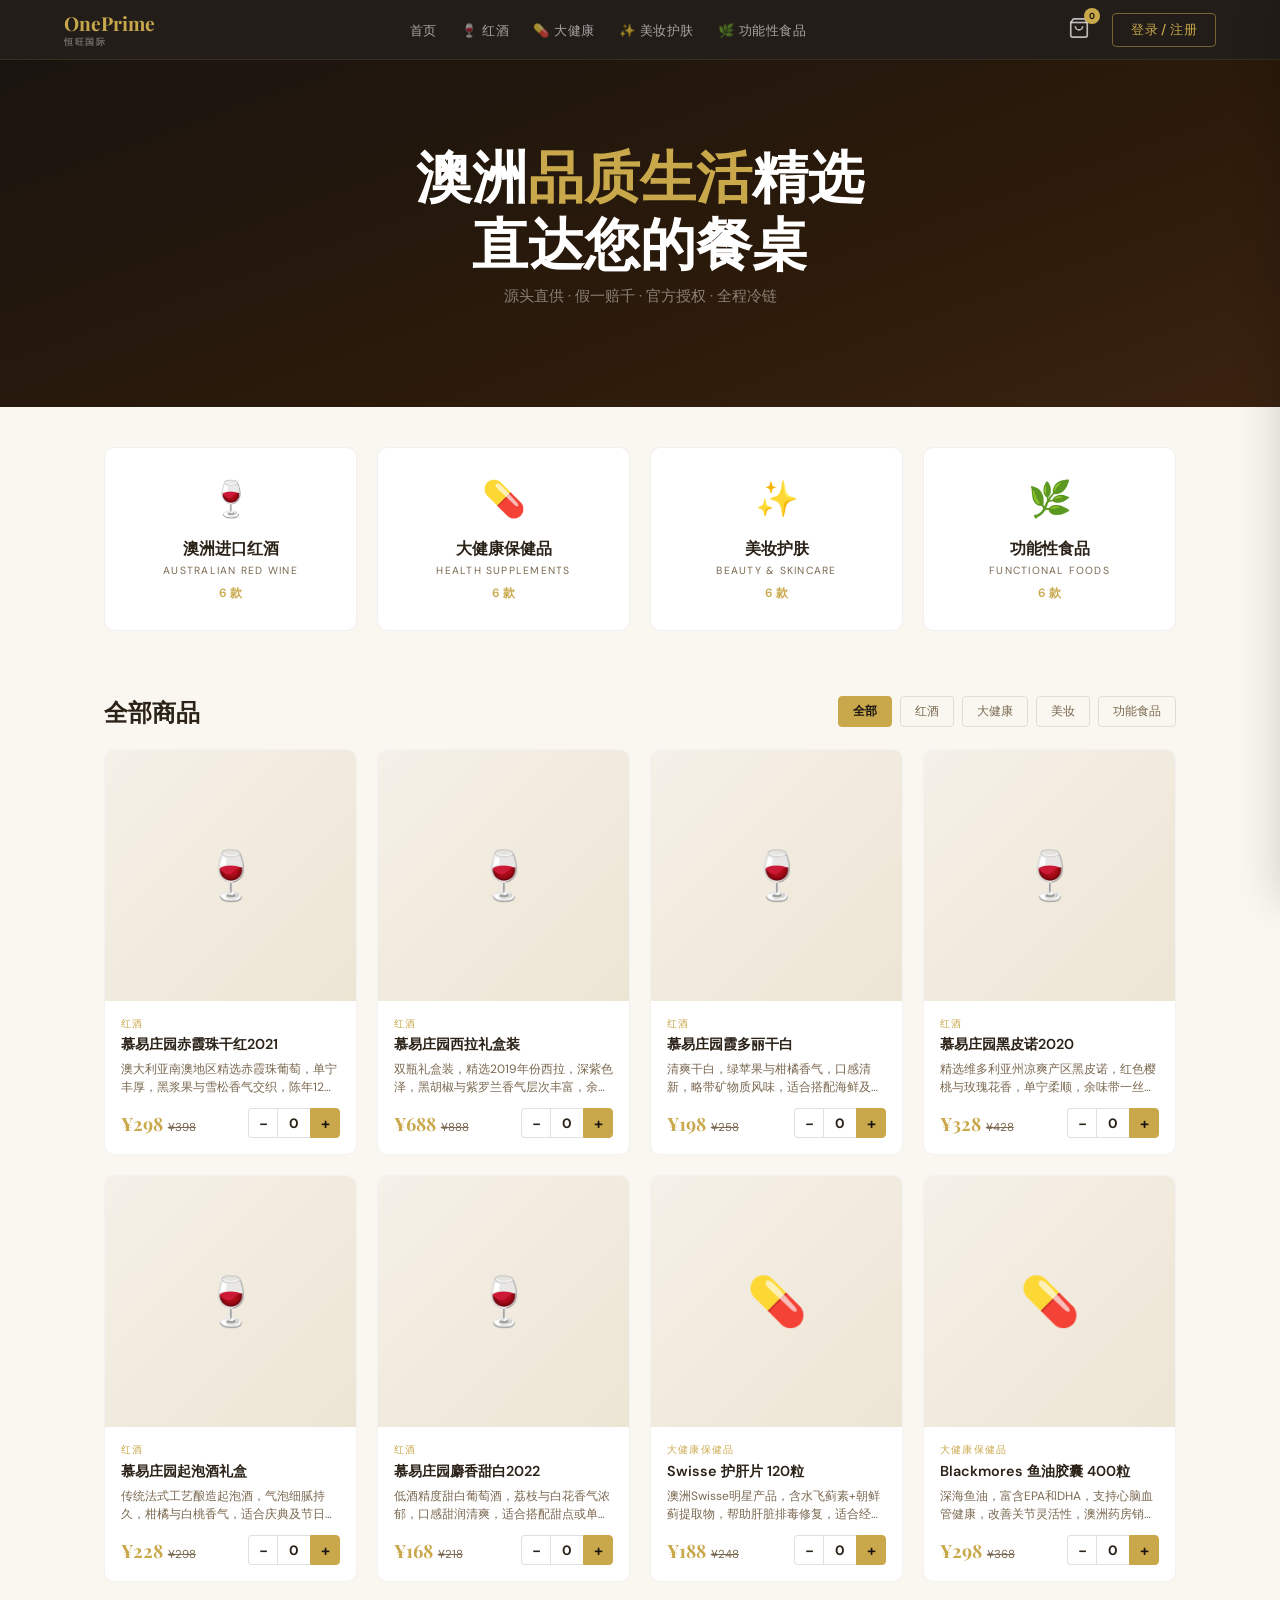
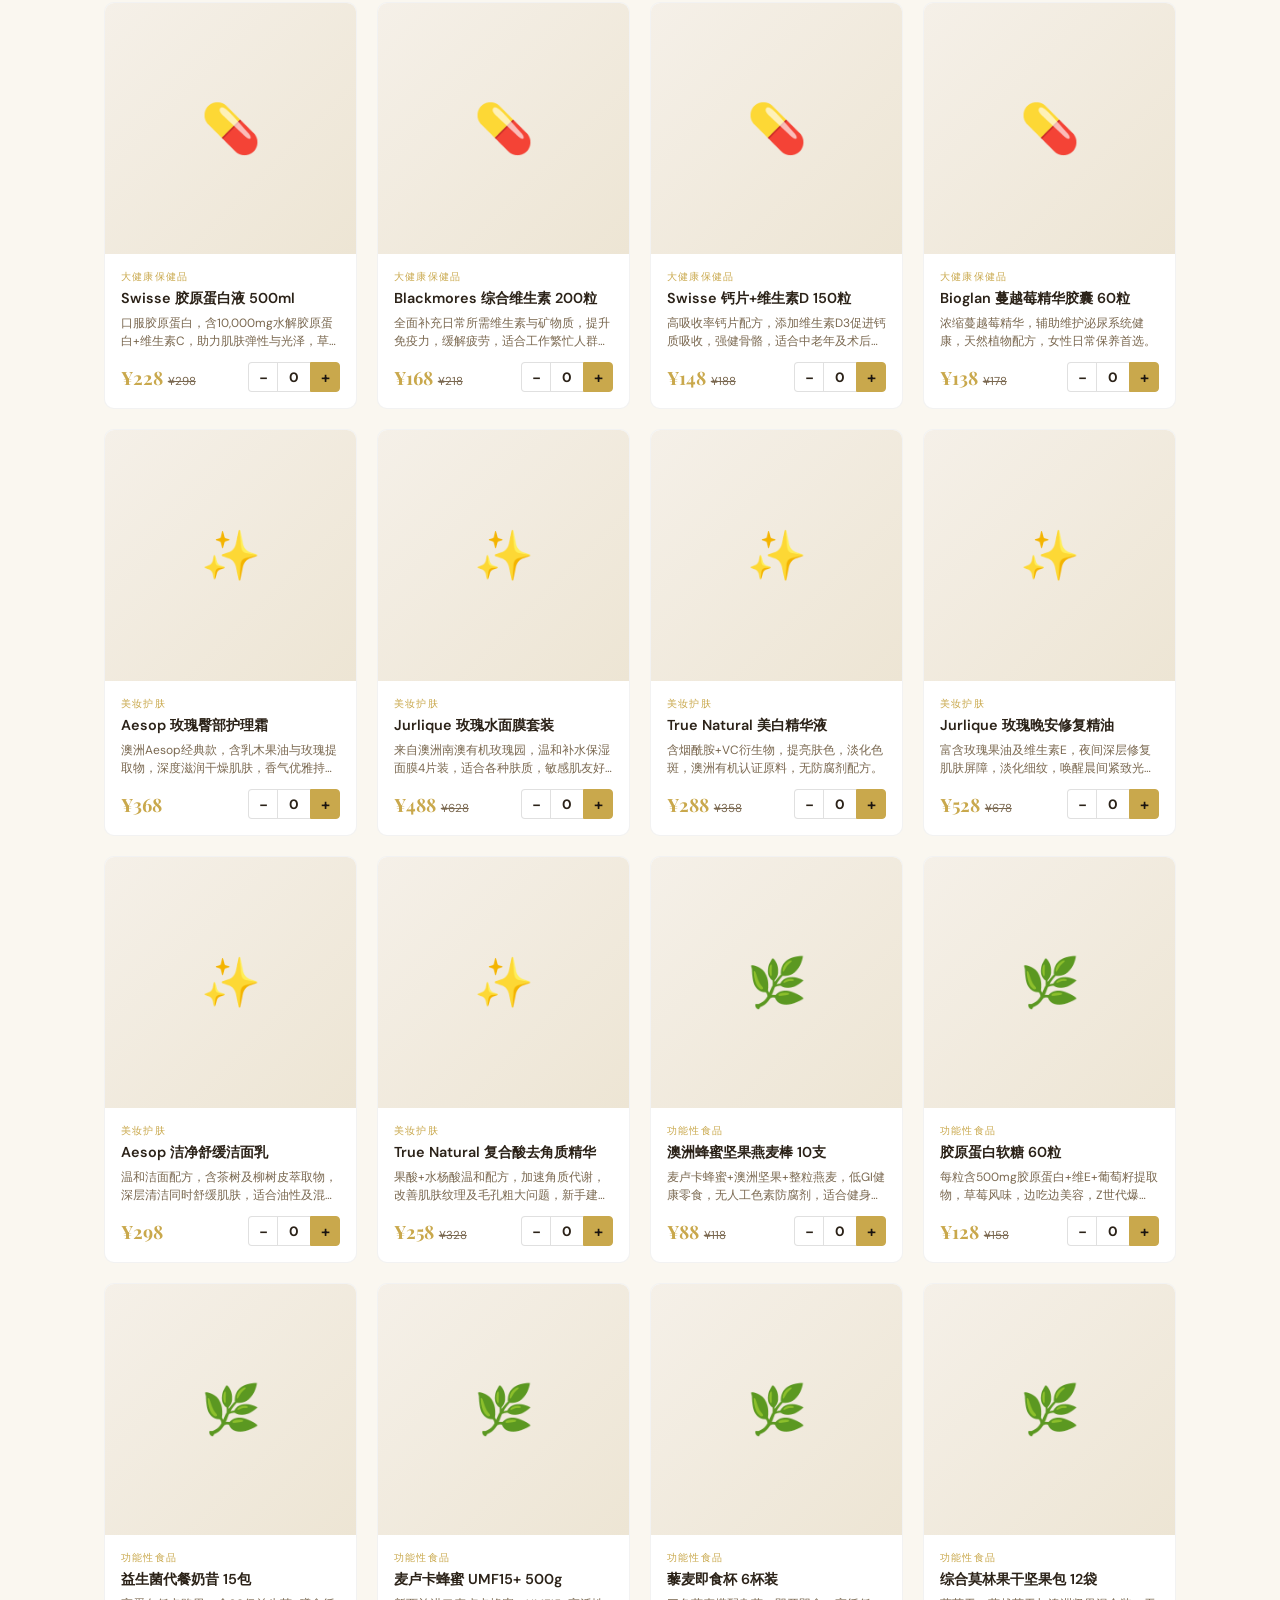
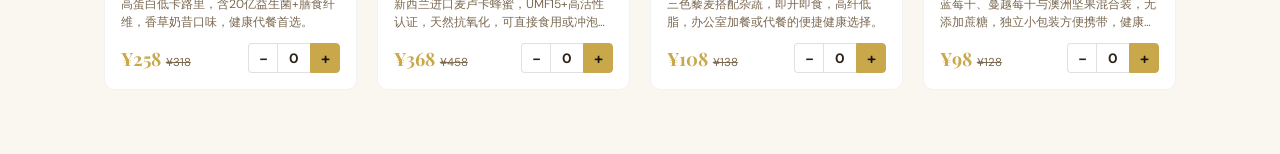
<file: index.html>
<!DOCTYPE html>
<html lang="zh-CN">
<head>
  <meta charset="UTF-8">
  <meta name="viewport" content="width=device-width, initial-scale=1.0, maximum-scale=1.0">
  <title>OnePrime 恒旺国际 · 品质生活商城</title>
  <link href="https://fonts.googleapis.com/css2?family=Playfair+Display:wght@400;600;700&family=DM+Sans:wght@300;400;500;600&family=Noto+Serif+SC:wght@400;600&display=swap" rel="stylesheet">
  <link rel="stylesheet" href="css/style.css">
</head>
<body>

  <!-- TOAST -->
  <div class="toast" id="toast"></div>

  <!-- ===== AUTH MODAL ===== -->
  <div class="screen" id="authScreen" style="position:fixed;inset:0;z-index:500;background:rgba(10,6,4,0.88);backdrop-filter:blur(8px);display:none;align-items:center;justify-content:center;padding:1rem;min-height:0;">
    <div class="auth-box" style="position:relative;">
      <button class="auth-modal-close" onclick="closeAuthModal()">✕</button>
      <div class="auth-logo">OnePrime</div>
      <div class="auth-logo-sub">恒旺国际 · 品质生活商城</div>
      <div id="authLogin">
        <div class="auth-title">Welcome back</div>
        <div class="auth-sub">登录您的账户继续购物</div>
        <button class="social-btn" onclick="socialLogin('Google')">
          <svg width="18" height="18" viewBox="0 0 18 18"><path fill="#4285F4" d="M17.64 9.2c0-.637-.057-1.251-.164-1.84H9v3.481h4.844c-.209 1.125-.843 2.078-1.796 2.717v2.258h2.908c1.702-1.567 2.684-3.874 2.684-6.615z"/><path fill="#34A853" d="M9 18c2.43 0 4.467-.806 5.956-2.184l-2.908-2.258c-.806.54-1.837.859-3.048.859-2.344 0-4.328-1.584-5.036-3.711H.957v2.332A8.997 8.997 0 009 18z"/><path fill="#FBBC05" d="M3.964 10.706A5.41 5.41 0 013.682 9c0-.593.102-1.17.282-1.706V4.962H.957A8.996 8.996 0 000 9c0 1.452.348 2.827.957 4.038l3.007-2.332z"/><path fill="#EA4335" d="M9 3.58c1.321 0 2.508.454 3.44 1.345l2.582-2.58C13.463.891 11.426 0 9 0A8.997 8.997 0 00.957 4.962L3.964 6.294C4.672 4.167 6.656 3.58 9 3.58z"/></svg>
          Continue with Google
        </button>
        <button class="social-btn" onclick="socialLogin('Apple')">
          <svg width="18" height="18" viewBox="0 0 18 18" fill="white"><path d="M14.048 9.368c-.02-1.98 1.622-2.944 1.694-2.99-.924-1.35-2.36-1.535-2.87-1.552-1.22-.124-2.384.72-3.002.72-.618 0-1.573-.704-2.587-.684-1.327.02-2.558.773-3.24 1.96-1.387 2.4-.354 5.962 1 7.908.667.956 1.462 2.032 2.503 1.994 1.007-.04 1.386-.648 2.603-.648 1.217 0 1.558.648 2.616.628 1.083-.02 1.766-.977 2.428-1.937.768-1.107 1.082-2.19 1.1-2.244-.024-.01-2.1-.806-2.123-3.155zm-1.99-5.797c.553-.67.927-1.596.824-2.521-.796.033-1.76.53-2.33 1.199-.51.59-.959 1.53-.84 2.435.89.069 1.793-.453 2.346-1.113z"/></svg>
          Continue with Apple
        </button>
        <button class="social-btn" onclick="socialLogin('Facebook')">
          <svg width="18" height="18" viewBox="0 0 18 18"><path fill="#1877F2" d="M18 9a9 9 0 10-10.406 8.892V11.62H5.31V9h2.284V7.01c0-2.254 1.343-3.5 3.397-3.5.984 0 2.013.176 2.013.176V5.9h-1.134c-1.117 0-1.466.693-1.466 1.404V9h2.495l-.399 2.62H10.4v6.272A9.003 9.003 0 0018 9z"/></svg>
          Continue with Facebook
        </button>
        <div class="auth-divider">或使用邮箱</div>
        <input class="auth-input" type="email" id="loginEmail" placeholder="邮箱地址" />
        <input class="auth-input" type="password" id="loginPwd" placeholder="密码" />
        <button class="auth-btn" onclick="emailLogin()">登录</button>
        <div class="auth-toggle">还没有账户？<a onclick="switchAuthMode('register')">立即注册</a></div>
      </div>
      <div id="authRegister" class="hidden">
        <div class="auth-title">创建账户</div>
        <div class="auth-sub">注册获得专属会员权益</div>
        <input class="auth-input" type="text" id="regName" placeholder="姓名" />
        <input class="auth-input" type="email" id="regEmail" placeholder="邮箱地址" />
        <input class="auth-input" type="password" id="regPwd" placeholder="密码（至少6位）" />
        <button class="auth-btn" onclick="emailRegister()">注册</button>
        <div class="auth-toggle">已有账户？<a onclick="switchAuthMode('login')">返回登录</a></div>
      </div>
      <div class="auth-admin-link" onclick="adminLogin()">⚙ 管理员后台入口</div>
    </div>
  </div>

  <!-- ===== SHOP SCREEN ===== -->
  <div class="screen active" id="shopScreen">
    <!-- Header -->
    <header class="shop-header">
      <a class="sh-logo" onclick="showPage('home')">OnePrime<span>恒旺国际</span></a>
      <ul class="sh-nav">
        <li><a onclick="showPage('home')" data-page="home">首页</a></li>
        <li><a onclick="showCategory('wine')" data-page="wine">🍷 红酒</a></li>
        <li><a onclick="showCategory('health')" data-page="health">💊 大健康</a></li>
        <li><a onclick="showCategory('beauty')" data-page="beauty">✨ 美妆护肤</a></li>
        <li><a onclick="showCategory('food')" data-page="food">🌿 功能性食品</a></li>
      </ul>
      <div class="sh-right">
        <button class="cart-btn" onclick="toggleCart()">
          <svg width="22" height="22" fill="none" stroke="currentColor" stroke-width="1.8" viewBox="0 0 24 24"><path d="M6 2L3 6v14a2 2 0 002 2h14a2 2 0 002-2V6l-3-4z"/><line x1="3" y1="6" x2="21" y2="6"/><path d="M16 10a4 4 0 01-8 0"/></svg>
          <span class="cart-count" id="cartCount">0</span>
        </button>
        <div id="headerGuest">
          <button class="nav-login-btn" onclick="openAuthModal()">登录 / 注册</button>
        </div>
        <div id="headerUser" style="display:none;position:relative;">
          <div class="sh-user" onclick="toggleUserDropdown()">
            <div class="sh-avatar" id="userAvatar">U</div>
            <span id="userNameDisplay" style="color:rgba(255,255,255,0.6);font-size:.78rem;"></span>
            <span style="color:rgba(255,255,255,0.3);font-size:.65rem;margin-left:.2rem;">▾</span>
          </div>
          <div id="userDropdown" style="display:none;position:absolute;top:calc(100% + 8px);right:0;background:var(--deep);border:1px solid rgba(201,168,76,0.2);border-radius:8px;min-width:140px;overflow:hidden;z-index:100;">
            <div style="padding:.6rem 1rem;font-size:.78rem;color:rgba(255,255,255,0.35);border-bottom:1px solid rgba(255,255,255,0.06);" id="dropUserEmail"></div>
            <button onclick="logout()" style="width:100%;text-align:left;padding:.7rem 1rem;background:none;border:none;color:rgba(255,255,255,0.6);font-size:.82rem;cursor:pointer;" onmouseover="this.style.color='var(--gold)'" onmouseout="this.style.color='rgba(255,255,255,0.6)'">退出登录</button>
          </div>
        </div>
        <button class="ham-btn" onclick="toggleMobileNav()"><span></span><span></span><span></span></button>
      </div>
    </header>

    <!-- Mobile Nav -->
    <div class="mobile-nav" id="mobileNav">
      <button class="mobile-nav-close" onclick="toggleMobileNav()">✕</button>
      <a onclick="showPage('home');toggleMobileNav()">首页</a>
      <a onclick="showCategory('wine');toggleMobileNav()">🍷 红酒</a>
      <a onclick="showCategory('health');toggleMobileNav()">💊 大健康</a>
      <a onclick="showCategory('beauty');toggleMobileNav()">✨ 美妆护肤</a>
      <a onclick="showCategory('food');toggleMobileNav()">🌿 功能性食品</a>
      <a onclick="toggleCart();toggleMobileNav()" style="color:var(--gold);">🛒 购物车</a>
      <a id="mobileLoginLink" onclick="openAuthModal();toggleMobileNav()" style="color:rgba(255,255,255,0.5);font-size:.9rem;">登录 / 注册</a>
      <a id="mobileLogoutLink" onclick="logout();toggleMobileNav()" style="display:none;color:rgba(255,255,255,0.4);font-size:.85rem;">退出登录</a>
    </div>

    <!-- HOME PAGE -->
    <div id="page-home">
      <div class="shop-hero">
        <h1>澳洲<em>品质生活</em>精选<br>直达您的餐桌</h1>
        <p>源头直供 · 假一赔千 · 官方授权 · 全程冷链</p>
      </div>
      <div class="category-strip">
        <div class="cat-card" onclick="showCategory('wine')">
          <div class="cat-icon">🍷</div>
          <div class="cat-name">澳洲进口红酒</div>
          <div class="cat-en">AUSTRALIAN RED WINE</div>
          <div class="cat-count" id="cat-count-wine">— 款</div>
        </div>
        <div class="cat-card" onclick="showCategory('health')">
          <div class="cat-icon">💊</div>
          <div class="cat-name">大健康保健品</div>
          <div class="cat-en">HEALTH SUPPLEMENTS</div>
          <div class="cat-count" id="cat-count-health">— 款</div>
        </div>
        <div class="cat-card" onclick="showCategory('beauty')">
          <div class="cat-icon">✨</div>
          <div class="cat-name">美妆护肤</div>
          <div class="cat-en">BEAUTY & SKINCARE</div>
          <div class="cat-count" id="cat-count-beauty">— 款</div>
        </div>
        <div class="cat-card" onclick="showCategory('food')">
          <div class="cat-icon">🌿</div>
          <div class="cat-name">功能性食品</div>
          <div class="cat-en">FUNCTIONAL FOODS</div>
          <div class="cat-count" id="cat-count-food">— 款</div>
        </div>
      </div>
      <div class="products-section">
        <div class="products-header">
          <h2 class="products-title">全部商品</h2>
          <div class="filter-bar" id="homeFilter">
            <button class="filter-btn active" onclick="filterHome('all',this)">全部</button>
            <button class="filter-btn" onclick="filterHome('wine',this)">红酒</button>
            <button class="filter-btn" onclick="filterHome('health',this)">大健康</button>
            <button class="filter-btn" onclick="filterHome('beauty',this)">美妆</button>
            <button class="filter-btn" onclick="filterHome('food',this)">功能食品</button>
          </div>
        </div>
        <div class="product-grid" id="homeProductGrid"></div>
      </div>
    </div>

    <!-- CATEGORY PAGE -->
    <div id="page-category" class="hidden">
      <div class="shop-hero" id="catHero" style="padding:50px 5vw 40px;">
        <div style="font-size:.65rem;letter-spacing:.25em;color:var(--gold);margin-bottom:.75rem;" id="catLabel"></div>
        <h1 id="catTitle" style="font-size:clamp(1.5rem,4vw,2.5rem);"></h1>
        <p id="catSub"></p>
      </div>
      <div class="products-section">
        <div class="products-header">
          <h2 class="products-title" id="catProductTitle"></h2>
          <div style="display:flex;gap:.5rem;align-items:center;">
            <select class="filter-select" id="catSort" onchange="sortProducts()">
              <option value="default">默认排序</option>
              <option value="price-asc">价格从低到高</option>
              <option value="price-desc">价格从高到低</option>
            </select>
          </div>
        </div>
        <div class="product-grid" id="catProductGrid"></div>
      </div>
    </div>

    <!-- CHECKOUT PAGE -->
    <div id="page-checkout" class="hidden">
      <div class="checkout-wrap">
        <div class="checkout-title">结算 · Checkout</div>
        <div class="checkout-grid">
          <div>
            <div class="checkout-section">
              <div class="cs-title">收货信息</div>
              <div class="form-row">
                <div class="form-group"><label class="form-label">姓名</label><input class="form-input" placeholder="收件人姓名" id="ck-name"/></div>
                <div class="form-group"><label class="form-label">手机</label><input class="form-input" placeholder="手机号码" id="ck-phone"/></div>
              </div>
              <div class="form-row full">
                <div class="form-group"><label class="form-label">省市区</label><input class="form-input" placeholder="例：广东省深圳市南山区" id="ck-city"/></div>
              </div>
              <div class="form-row full">
                <div class="form-group"><label class="form-label">详细地址</label><input class="form-input" placeholder="街道、小区、门牌号" id="ck-addr"/></div>
              </div>
            </div>
            <div class="checkout-section">
              <div class="cs-title">支付方式</div>
              <div style="display:flex;flex-direction:column;gap:.6rem;">
                <label style="display:flex;align-items:center;gap:.75rem;padding:.9rem;border:1px solid var(--gold);border-radius:6px;cursor:pointer;font-size:.85rem;">
                  <input type="radio" name="pay" value="wechat" checked> <span>💚 微信支付</span>
                </label>
                <label style="display:flex;align-items:center;gap:.75rem;padding:.9rem;border:1px solid rgba(0,0,0,.1);border-radius:6px;cursor:pointer;font-size:.85rem;">
                  <input type="radio" name="pay" value="alipay"> <span>🔵 支付宝</span>
                </label>
                <label style="display:flex;align-items:center;gap:.75rem;padding:.9rem;border:1px solid rgba(0,0,0,.1);border-radius:6px;cursor:pointer;font-size:.85rem;">
                  <input type="radio" name="pay" value="bank"> <span>🏦 银行卡</span>
                </label>
              </div>
            </div>
          </div>
          <div class="order-summary-box">
            <div class="os-title">订单汇总</div>
            <div class="os-items" id="ckItems"></div>
            <hr class="os-divider">
            <div class="os-total"><span class="os-total-label">合计</span><span class="os-total-price" id="ckTotal">¥0</span></div>
            <button class="place-order-btn" onclick="placeOrder()">立即下单</button>
            <div class="security-note">🔒 安全支付 · 7天无理由退换 · 全程溯源可查</div>
          </div>
        </div>
      </div>
    </div>

  </div><!-- /shopScreen -->

  <!-- ===== CART DRAWER ===== -->
  <div class="cart-overlay" id="cartOverlay" onclick="toggleCart()"></div>
  <div class="cart-drawer" id="cartDrawer">
    <div class="cart-head">
      <h3>购物车</h3>
      <button class="cart-close" onclick="toggleCart()">✕</button>
    </div>
    <div class="cart-items" id="cartItems"></div>
    <div class="cart-foot" id="cartFoot"></div>
  </div>

  <!-- PRODUCT MODAL -->
  <div class="modal-overlay" id="prodModal" onclick="closeProdModal(event)">
    <div class="modal-box" id="prodModalBox">
      <button class="modal-close" onclick="closeProdModalDirect()">✕</button>
      <div id="modalContent"></div>
    </div>
  </div>

  <script src="js/script.js"></script>
</body>
</html>
</file>
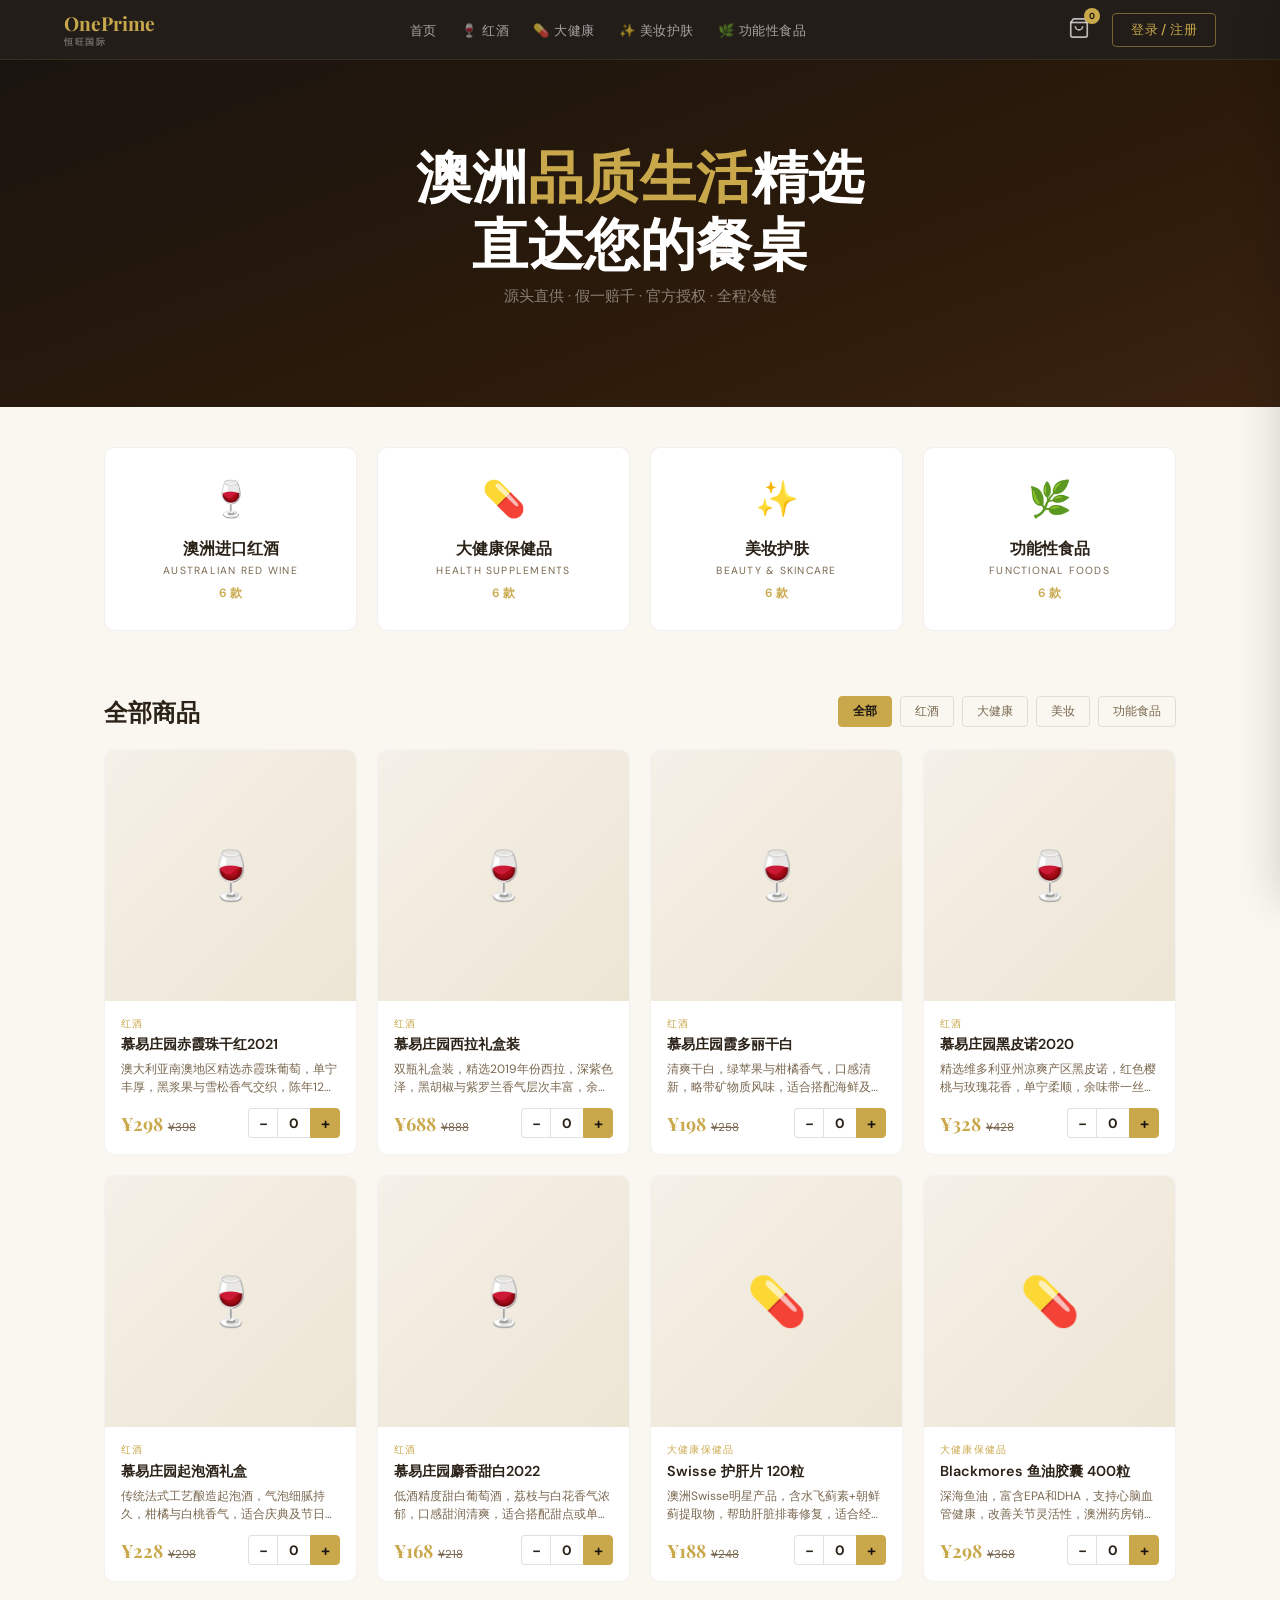
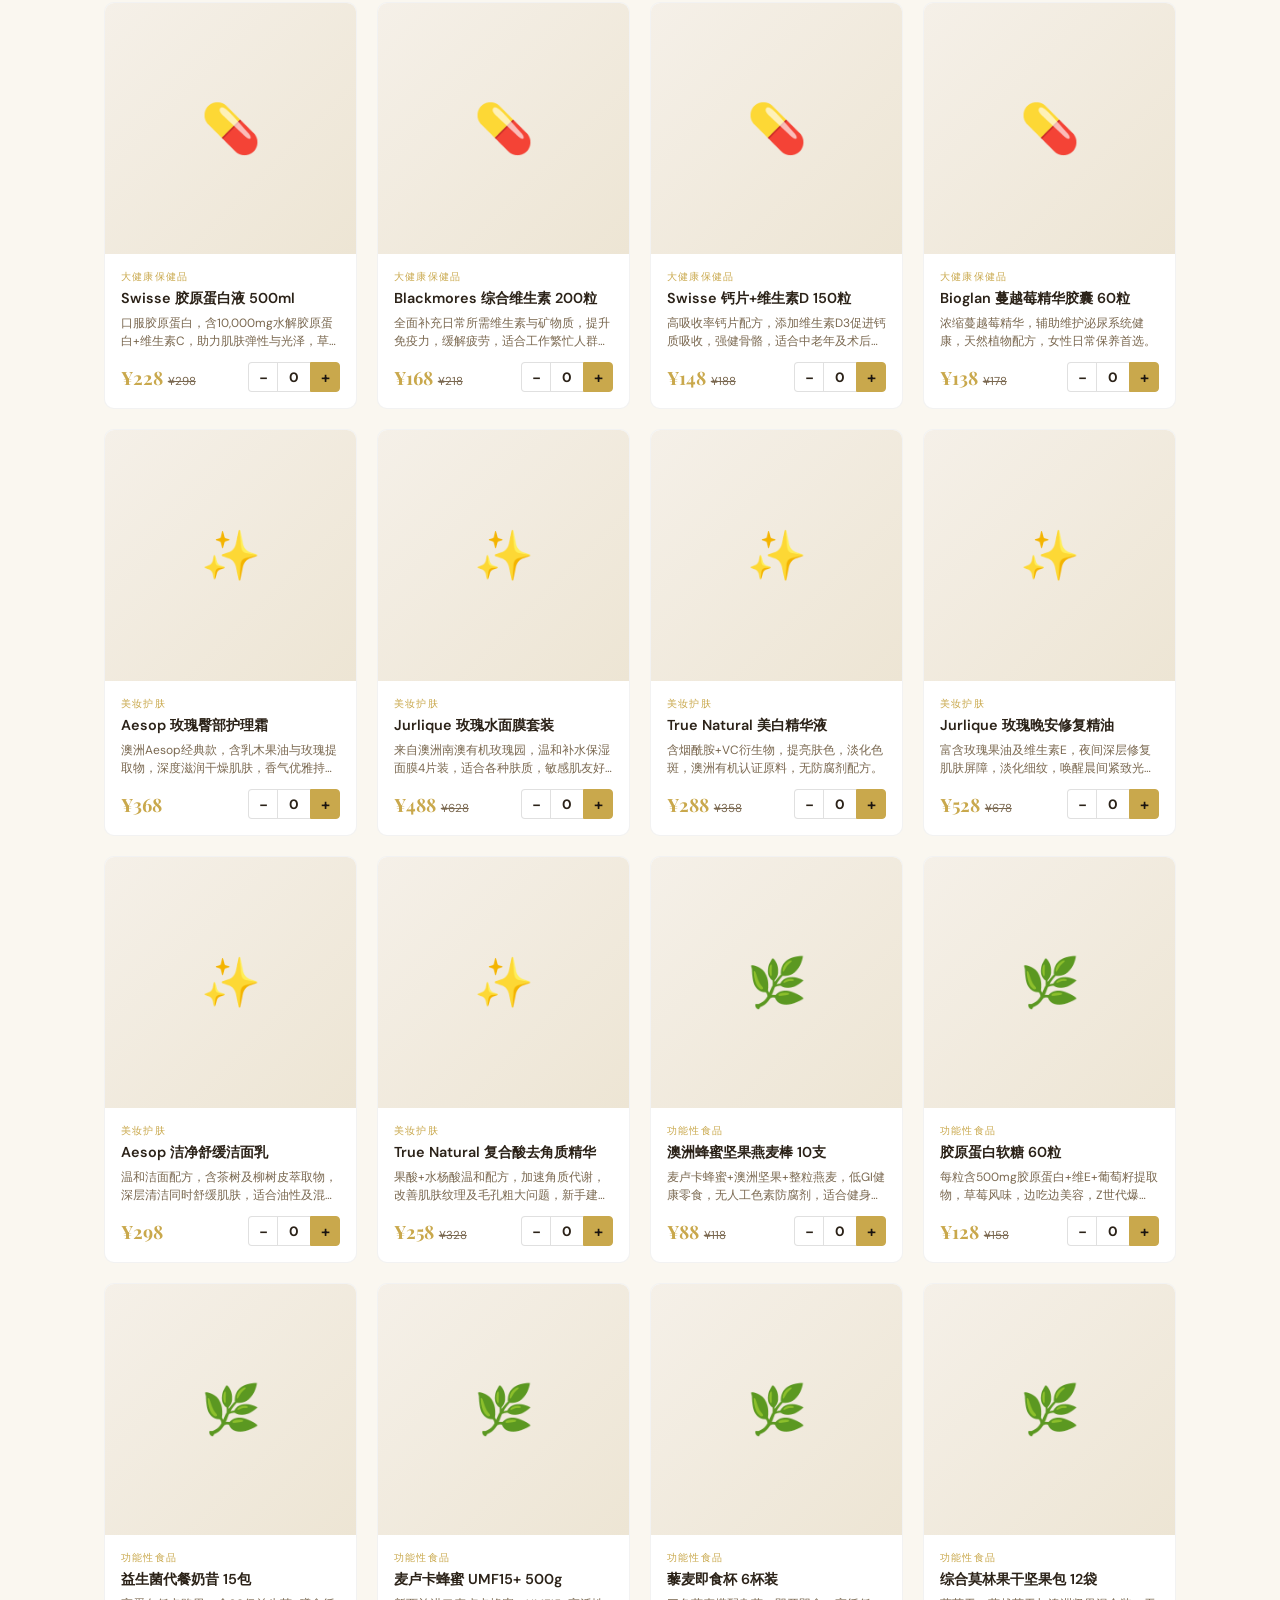
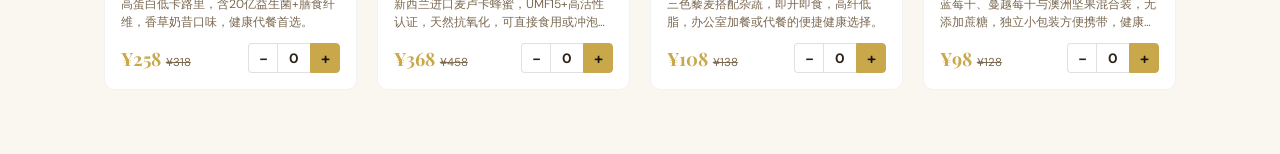
<file: admin.html>
<!DOCTYPE html>
<script>
// Simple password protection
// NOTE: this runs before <body> exists. Earlier versions tried
// document.body.innerHTML (threw "Cannot set properties of null" since
// body didn't exist yet) and later document.write() (which didn't reliably
// stop the rest of this file's markup from still being parsed and shown
// underneath the message in all cases). A hard redirect is the only
// approach that reliably prevents the protected page content from ever
// rendering, regardless of browser parsing quirks.
var ADMIN_PASSWORD = 'admin123'; // Change this!
var entered = prompt('请输入管理员密码:');
if (entered !== ADMIN_PASSWORD) {
  alert('⛔ 访问被拒绝 / Access denied');
  window.location.href = 'index.html';
  throw new Error('Access Denied');
}
</script>
<html lang="zh-CN">
<head>
  <meta charset="UTF-8">
  <meta name="viewport" content="width=device-width, initial-scale=1.0">
  <title>OnePrime · 管理后台</title>
  <link rel="icon" type="image/x-icon" href="img/favicon.ico">
  <link rel="icon" type="image/png" sizes="16x16" href="img/icon-16.png">
  <link rel="icon" type="image/png" sizes="32x32" href="img/icon-32.png">
  <link rel="icon" type="image/png" sizes="192x192" href="img/icon-192.png">
  <link rel="apple-touch-icon" sizes="180x180" href="img/icon-180.png">
  <link href="https://fonts.googleapis.com/css2?family=Playfair+Display:wght@400;600;700&family=DM+Sans:wght@300;400;500;600&display=swap" rel="stylesheet">
  <link rel="stylesheet" href="css/style.css">
  <style>
    /* Admin-specific overrides */
    body{background:#F0EDE8;}
    #adminScreen{display:flex!important;min-height:100vh;}
    .admin-sidebar{width:260px;background:#1A1410;flex-shrink:0;display:flex;flex-direction:column;position:fixed;top:0;bottom:0;left:0;z-index:10;}
    .admin-logo{padding:1.5rem;border-bottom:1px solid rgba(201,168,76,0.1);}
    .admin-logo-text{font-family:'Playfair Display',serif;font-size:1.1rem;font-weight:700;color:#C9A84C;}
    .admin-logo-sub{font-size:.6rem;letter-spacing:.15em;color:rgba(255,255,255,0.25);margin-top:2px;}
    .admin-nav{flex:1;padding:1rem 0;}
    .admin-nav-item{display:flex;align-items:center;gap:.75rem;padding:.75rem 1.5rem;color:rgba(255,255,255,0.5);font-size:.83rem;cursor:pointer;transition:all .2s;border-left:3px solid transparent;}
    .admin-nav-item:hover{background:rgba(255,255,255,0.04);color:rgba(255,255,255,0.8);}
    .admin-nav-item.active{background:rgba(201,168,76,0.08);color:#C9A84C;border-left-color:#C9A84C;}
    .admin-nav-icon{font-size:1rem;width:20px;text-align:center;}
    .admin-footer{padding:1rem 1.5rem;border-top:1px solid rgba(255,255,255,0.05);}
    .admin-logout{background:none;border:1px solid rgba(255,255,255,0.1);color:rgba(255,255,255,0.4);padding:8px 16px;border-radius:4px;font-size:.78rem;width:100%;cursor:pointer;transition:all .2s;}
    .admin-logout:hover{border-color:#C0392B;color:#C0392B;}
    .admin-main{margin-left:260px;flex:1;padding:2rem;min-width:0;}
    .admin-topbar{display:flex;align-items:center;justify-content:space-between;margin-bottom:2rem;}
    .admin-page-title{font-family:'Playfair Display',serif;font-size:1.5rem;font-weight:600;}
    .sh-avatar{width:30px;height:30px;border-radius:50%;background:#C9A84C;display:flex;align-items:center;justify-content:center;font-size:.7rem;font-weight:700;color:#1A1410;}
    .admin-panel{display:none;}
    .admin-panel.active{display:block;}
    .stats-grid{display:grid;grid-template-columns:repeat(4,1fr);gap:1.25rem;margin-bottom:2rem;}
    .stat-card{background:#FFFFFF;border-radius:10px;padding:1.5rem;border:1px solid rgba(0,0,0,.05);}
    .stat-card-link{cursor:pointer;transition:all .2s;}
    .stat-card-link:hover{transform:translateY(-2px);box-shadow:0 8px 24px rgba(0,0,0,.08);border-color:rgba(201,168,76,0.3);}
    .stat-card-link:active{transform:translateY(0);}
    .stat-label{font-size:.72rem;letter-spacing:.08em;color:#7A6850;margin-bottom:.5rem;}
    .stat-value{font-family:'Playfair Display',serif;font-size:1.75rem;font-weight:700;}
    .stat-change{font-size:.72rem;margin-top:.3rem;}
    .stat-change.up{color:#2D8C5F;}
    .stat-change.down{color:#C0392B;}
    .admin-card{background:#FFFFFF;border-radius:10px;border:1px solid rgba(0,0,0,.05);overflow:hidden;}
    .admin-card-header{display:flex;align-items:center;justify-content:space-between;padding:1.25rem 1.5rem;border-bottom:1px solid rgba(0,0,0,.06);}
    .admin-card-title{font-weight:700;font-size:.95rem;}
    .admin-btn{padding:8px 18px;border-radius:4px;font-size:.8rem;font-weight:600;cursor:pointer;transition:all .2s;border:none;}
    .admin-btn-gold{background:#C9A84C;color:#1A1410;}
    .admin-btn-gold:hover{background:#E8C97A;}
    .admin-btn-outline{background:transparent;border:1px solid rgba(0,0,0,.15);color:#2B2218;}
    .admin-btn-outline:hover{background:rgba(0,0,0,.04);}
    .admin-search{display:flex;align-items:center;gap:.75rem;}
    .admin-search input{padding:8px 14px;border:1px solid rgba(0,0,0,.1);border-radius:4px;font-size:.82rem;width:200px;}
    .admin-search input:focus{outline:none;border-color:#C9A84C;}
    .filter-select{padding:8px 12px;border:1px solid rgba(0,0,0,.1);border-radius:4px;font-size:.82rem;background:#FFFFFF;}
    .filter-select:focus{outline:none;border-color:#C9A84C;}
    table{width:100%;border-collapse:collapse;}
    th{text-align:left;font-size:.7rem;letter-spacing:.08em;color:#7A6850;padding:.75rem 1.25rem;border-bottom:1px solid rgba(0,0,0,.06);font-weight:600;}
    td{padding:.9rem 1.25rem;font-size:.83rem;border-bottom:1px solid rgba(0,0,0,.04);vertical-align:middle;}
    tr:last-child td{border-bottom:none;}
    tr:hover td{background:rgba(0,0,0,.01);}
    .td-img{width:44px;height:44px;object-fit:cover;border-radius:6px;background:#FAF7F0;}
    .td-img-ph{width:44px;height:44px;border-radius:6px;background:linear-gradient(135deg,#f5f0e8,#ede5d4);display:flex;align-items:center;justify-content:center;font-size:1.1rem;}
    .td-actions{display:flex;gap:.4rem;}
    .td-btn{padding:5px 12px;border-radius:3px;font-size:.72rem;font-weight:600;cursor:pointer;border:none;transition:all .2s;}
    .td-edit{background:rgba(201,168,76,0.1);color:#4A3D30;}
    .td-edit:hover{background:#C9A84C;color:#1A1410;}
    .td-del{background:#FDECEA;color:#C0392B;}
    .td-del:hover{background:#C0392B;color:#FFFFFF;}
    .pagination{display:flex;align-items:center;justify-content:space-between;padding:1rem 1.25rem;border-top:1px solid rgba(0,0,0,.06);}
    .page-info{font-size:.78rem;color:#7A6850;}
    .page-btns{display:flex;gap:.4rem;}
    .page-btn{padding:5px 10px;border:1px solid rgba(0,0,0,.1);border-radius:3px;font-size:.75rem;background:#FFFFFF;cursor:pointer;transition:all .2s;}
    .page-btn.active,.page-btn:hover{background:#C9A84C;border-color:#C9A84C;color:#1A1410;font-weight:600;}

    /* ===== MOBILE PRODUCT CARDS =====
       On narrow screens the products table (which needs horizontal scroll
       to reach 原价/库存/状态/操作) is replaced with a card list where every
       field is visible without scrolling sideways. Tapping a card opens it
       for editing; a checkbox enables multi-select for batch actions. */
    .product-cards{display:none;}
    .prod-admin-card{display:flex;gap:.75rem;align-items:flex-start;padding:.9rem 1rem;border-bottom:1px solid rgba(0,0,0,.06);cursor:pointer;transition:background .15s;}
    .prod-admin-card:last-child{border-bottom:none;}
    .prod-admin-card:active{background:rgba(201,168,76,0.06);}
    .prod-admin-card.selected{background:rgba(201,168,76,0.09);}
    .pac-checkbox{flex-shrink:0;width:20px;height:20px;margin-top:6px;accent-color:#C9A84C;cursor:pointer;}
    .pac-img{width:56px;height:56px;border-radius:8px;object-fit:cover;background:#FAF7F0;flex-shrink:0;}
    .pac-img-ph{width:56px;height:56px;border-radius:8px;background:linear-gradient(135deg,#f5f0e8,#ede5d4);display:flex;align-items:center;justify-content:center;font-size:1.4rem;flex-shrink:0;}
    .pac-body{flex:1;min-width:0;}
    .pac-name{font-weight:700;font-size:.88rem;line-height:1.3;margin-bottom:.3rem;}
    .pac-meta{display:flex;flex-wrap:wrap;gap:.4rem;align-items:center;margin-bottom:.4rem;}
    .pac-row{display:flex;justify-content:space-between;align-items:baseline;font-size:.78rem;color:#7A6850;}
    .pac-price{font-weight:700;color:#C9A84C;font-size:.95rem;}
    .pac-orig{font-size:.7rem;color:#7A6850;text-decoration:line-through;margin-left:.3rem;}
    .pac-stock{font-size:.75rem;color:#7A6850;}

    .batch-bar{display:none;align-items:center;justify-content:space-between;gap:.75rem;padding:.75rem 1rem;background:#1A1410;position:sticky;top:0;z-index:5;}
    .batch-bar.show{display:flex;}
    .batch-bar-info{color:#E8C97A;font-size:.82rem;font-weight:600;flex-shrink:0;}
    .batch-bar-actions{display:flex;gap:.5rem;flex:1;justify-content:flex-end;flex-wrap:wrap;}
    .batch-btn{padding:7px 12px;border-radius:4px;font-size:.74rem;font-weight:600;border:none;cursor:pointer;white-space:nowrap;}
    .batch-btn-on{background:#2D8C5F;color:#FFFFFF;}
    .batch-btn-off{background:#7A6850;color:#FFFFFF;}
    .batch-btn-del{background:#C0392B;color:#FFFFFF;}
    .batch-btn-cancel{background:rgba(255,255,255,0.12);color:#FFFFFF;}
    .select-all-row{display:none;align-items:center;gap:.6rem;padding:.7rem 1rem;border-bottom:1px solid rgba(0,0,0,.06);font-size:.8rem;color:#7A6850;}
    .select-all-row input{width:18px;height:18px;accent-color:#C9A84C;}

    /* ===== MOBILE ORDER CARDS =====
       Same rationale as product cards: the orders table needs horizontal
       scroll to reach 时间/操作 (time / status-change control) on narrow
       screens, so this card layout keeps everything visible at once while
       still letting the status dropdown be changed inline. */
    .order-cards,.user-cards{display:none;}
    .order-admin-card{padding:.9rem 1rem;border-bottom:1px solid rgba(0,0,0,.06);}
    .order-admin-card:last-child{border-bottom:none;}
    .oac-top{display:flex;justify-content:space-between;align-items:baseline;margin-bottom:.4rem;}
    .oac-id{font-family:monospace;font-size:.72rem;color:#7A6850;}
    .oac-total{font-weight:700;color:#C9A84C;font-size:.95rem;}
    .oac-buyer{font-weight:600;font-size:.85rem;margin-bottom:.25rem;}
    .oac-items{font-size:.78rem;color:#7A6850;margin-bottom:.5rem;line-height:1.4;}
    .oac-bottom{display:flex;justify-content:space-between;align-items:center;gap:.5rem;flex-wrap:wrap;}
    .oac-time{font-size:.72rem;color:#7A6850;}
    .oac-status-select{font-size:.78rem;padding:6px 10px;border:1px solid rgba(0,0,0,.12);border-radius:4px;background:#FFFFFF;}

    .user-admin-card{display:flex;justify-content:space-between;align-items:center;gap:.75rem;padding:.9rem 1rem;border-bottom:1px solid rgba(0,0,0,.06);}
    .user-admin-card:last-child{border-bottom:none;}
    .uac-name{font-weight:600;font-size:.88rem;margin-bottom:.2rem;}
    .uac-email{font-size:.76rem;color:#7A6850;margin-bottom:.35rem;}
    .uac-meta{display:flex;gap:.4rem;flex-wrap:wrap;}
    .uac-date{font-size:.7rem;color:#7A6850;text-align:right;flex-shrink:0;}
    .orders-table-wrap{overflow-x:auto;}
    .order-status{padding:3px 10px;border-radius:3px;font-size:.7rem;font-weight:600;letter-spacing:.04em;}
    .os-pending{background:#FEF3CD;color:#7A5C00;}
    .os-processing{background:#E8F0FE;color:#2B5BE0;}
    .os-shipped{background:#E8F5EE;color:#2D8C5F;}
    .os-completed{background:#E8F5EE;color:#2D8C5F;}
    .os-cancelled{background:#FDECEA;color:#C0392B;}
    .badge{display:inline-flex;align-items:center;padding:3px 10px;border-radius:20px;font-size:.7rem;font-weight:600;letter-spacing:.04em;}
    .badge-green{background:#E8F5EE;color:#2D8C5F;}
    .badge-gold{background:#F5EDD3;color:#4A3D30;}
    .badge-red{background:#FDECEA;color:#C0392B;}
    .toast{position:fixed;bottom:2rem;right:2rem;z-index:9999;background:#1A1410;color:#FFFFFF;padding:12px 20px;border-radius:6px;font-size:.85rem;border-left:3px solid #C9A84C;transform:translateY(20px);opacity:0;transition:all .3s;pointer-events:none;}
    .toast.show{transform:none;opacity:1;}
    .text-gold{color:#C9A84C;}
    
    /* Product Form Modal */
    .form-modal-overlay{position:fixed;inset:0;background:rgba(0,0,0,.5);z-index:400;display:flex;align-items:center;justify-content:center;padding:1rem;}
    .form-modal-overlay.hidden{display:none;}
    .form-modal{background:#FFFFFF;border-radius:16px;width:100%;max-width:640px;max-height:90vh;overflow-y:auto;}
    .fm-header{padding:1.5rem 2rem;border-bottom:1px solid rgba(0,0,0,.07);display:flex;align-items:center;justify-content:space-between;position:sticky;top:0;background:#FFFFFF;z-index:1;}
    .fm-title{font-family:'Playfair Display',serif;font-size:1.2rem;font-weight:600;}
    .fm-close{background:none;border:none;font-size:1.2rem;color:#7A6850;cursor:pointer;}
    .fm-body{padding:2rem;}
    .fm-row{display:grid;grid-template-columns:1fr 1fr;gap:1rem;margin-bottom:1rem;}
    .fm-row.full{grid-template-columns:1fr;}
    .fm-group{display:flex;flex-direction:column;gap:.35rem;}
    .fm-label{font-size:.75rem;font-weight:600;color:#7A6850;letter-spacing:.04em;}
    .fm-label em{color:#C0392B;}
    .fm-input{padding:10px 14px;border:1px solid rgba(0,0,0,.12);border-radius:6px;font-size:.88rem;color:#2B2218;transition:border .2s;}
    .fm-input:focus{outline:none;border-color:#C9A84C;}
    .fm-select{padding:10px 14px;border:1px solid rgba(0,0,0,.12);border-radius:6px;font-size:.88rem;color:#2B2218;background:#FFFFFF;}
    .fm-select:focus{outline:none;border-color:#C9A84C;}
    .fm-textarea{padding:10px 14px;border:1px solid rgba(0,0,0,.12);border-radius:6px;font-size:.88rem;color:#2B2218;resize:vertical;min-height:80px;transition:border .2s;}
    .fm-textarea:focus{outline:none;border-color:#C9A84C;}
    .img-upload-area{border:2px dashed rgba(0,0,0,.12);border-radius:8px;padding:2rem;text-align:center;cursor:pointer;transition:all .2s;position:relative;}
    .img-upload-area:hover{border-color:#C9A84C;background:#F5EDD3;}
    .img-upload-area input{position:absolute;inset:0;opacity:0;cursor:pointer;}
    .img-upload-icon{font-size:2rem;margin-bottom:.5rem;color:#7A6850;}
    .img-upload-text{font-size:.82rem;color:#7A6850;}
    .img-preview{width:100%;height:160px;object-fit:cover;border-radius:6px;margin-top:1rem;}
    .img-preview.hidden{display:none;}
    .fm-footer{display:flex;gap:.75rem;justify-content:flex-end;padding:1.25rem 2rem;border-top:1px solid rgba(0,0,0,.07);}
    .toggle-wrap{display:flex;align-items:center;gap:.75rem;}
    .toggle{width:40px;height:22px;background:rgba(0,0,0,.15);border-radius:11px;position:relative;cursor:pointer;transition:background .2s;flex-shrink:0;}
    .toggle.on{background:#C9A84C;}
    .toggle::after{content:'';position:absolute;top:3px;left:3px;width:16px;height:16px;border-radius:50%;background:#FFFFFF;transition:transform .2s;}
    .toggle.on::after{transform:translateX(18px);}
    .toggle-label{font-size:.83rem;color:#2B2218;}

    /* ===== CATEGORY DISTRIBUTION (clickable) =====
       Replaces the old separate "分类管理" tab — clicking a category card
       here jumps straight to 商品管理 pre-filtered to that category. */
    .cat-stats-grid{padding:1.5rem;display:grid;grid-template-columns:repeat(4,1fr);gap:1rem;}
    .cat-stat-card{text-align:center;padding:1.25rem;border:1px solid rgba(0,0,0,.06);border-radius:8px;cursor:pointer;transition:all .2s;background:#FFFFFF;}
    .cat-stat-card:hover{border-color:rgba(201,168,76,0.4);box-shadow:0 6px 20px rgba(0,0,0,.08);transform:translateY(-2px);}
    .cat-stat-card:active{transform:translateY(0);}
    .cat-stat-icon{font-size:2rem;margin-bottom:.5rem;}
    .cat-stat-count{font-weight:700;font-size:1.4rem;color:#C9A84C;}
    .cat-stat-label{font-size:.75rem;color:#7A6850;margin-bottom:.25rem;}
    .cat-stat-active{font-size:.7rem;color:#2D8C5F;}

    /* ===== REVENUE TREND PANEL ===== */
    .revenue-range-tabs{display:flex;gap:.4rem;}
    .range-tab{padding:6px 14px;border-radius:4px;border:1px solid rgba(0,0,0,.1);background:transparent;font-size:.78rem;color:#7A6850;cursor:pointer;transition:all .2s;}
    .range-tab.active,.range-tab:hover{background:#C9A84C;border-color:#C9A84C;color:#1A1410;font-weight:600;}
    .revenue-summary{display:grid;grid-template-columns:repeat(3,1fr);gap:1rem;padding:1.5rem;border-bottom:1px solid rgba(0,0,0,.06);}
    .rs-item{text-align:center;}
    .rs-label{font-size:.72rem;color:#7A6850;margin-bottom:.4rem;letter-spacing:.05em;}
    .rs-value{font-family:'Playfair Display',serif;font-size:1.5rem;font-weight:700;color:#C9A84C;}
    .revenue-chart-wrap{padding:1.5rem;}
    .revenue-chart{width:100%;height:280px;display:block;overflow:visible;}
    .revenue-demo-note{padding:1rem 1.5rem 1.5rem;font-size:.76rem;color:#7A6850;line-height:1.6;border-top:1px solid rgba(0,0,0,.06);}
    .revenue-demo-note strong{color:#C0392B;}

    @media(max-width:900px){
      .stats-grid{grid-template-columns:repeat(2,1fr);}
      /* Mobile: the vertical sidebar becomes a horizontal tab bar pinned to
         the top of the screen instead of sliding off-canvas. Previously it
         was hidden with transform:translateX(-100%) and there was no
         hamburger/button anywhere to bring it back, so on mobile the whole
         nav menu was simply invisible and unreachable. */
      .admin-sidebar{
        position:fixed;top:0;left:0;right:0;bottom:auto;
        width:100%;height:auto;
        transform:none;
        flex-direction:row;
        align-items:center;
        z-index:100;
        box-shadow:0 2px 12px rgba(0,0,0,.25);
      }
      .admin-logo{
        padding:.6rem .85rem;
        border-bottom:none;
        border-right:1px solid rgba(201,168,76,0.12);
        flex-shrink:0;
        white-space:nowrap;
      }
      /* "OnePrime Admin" wordmark wastes width on a narrow top bar where
         every pixel matters for reaching the nav tabs — replace it with
         just the small gold logo mark. */
      .admin-logo-text{font-size:0;}
      .admin-logo-text::before{
        content:'';
        display:block;
        width:28px;height:28px;
        background:url('img/icon-32.png') center/cover;
        border-radius:6px;
      }
      .admin-logo-sub{display:none;}
      .admin-nav{
        flex:1;
        display:flex;
        flex-direction:row;
        padding:0;
        overflow-x:auto;
        -webkit-overflow-scrolling:touch;
        scrollbar-width:none;
      }
      .admin-nav::-webkit-scrollbar{display:none;}
      .admin-nav-item{
        flex-direction:column;
        gap:.2rem;
        padding:.6rem .9rem;
        border-left:none;
        border-bottom:3px solid transparent;
        white-space:nowrap;
        flex-shrink:0;
      }
      .admin-nav-item.active{
        background:rgba(201,168,76,0.1);
        border-left-color:transparent;
        border-bottom-color:#C9A84C;
      }
      .admin-nav-icon{font-size:1.1rem;}
      .admin-footer{
        padding:.75rem 1rem;
        border-top:none;
        border-left:1px solid rgba(255,255,255,0.08);
        flex-shrink:0;
      }
      .admin-logout{
        width:auto;
        white-space:nowrap;
        padding:8px 12px;
      }
      .admin-main{
        margin-left:0;
        /* push content below the now-fixed top tab bar */
        margin-top:60px;
      }

      /* Product list: swap the table (needs horizontal scroll) for a card
         list where every field — image, name, category, price, original
         price, stock, status — is visible without scrolling sideways.
         Tapping a card opens it for editing; checkboxes enable batch
         select for bulk 上架/下架/删除. */
      .products-table-wrap{display:none;}
      .product-cards{display:block;}
      .select-all-row{display:flex;}
      .orders-table-only{display:none;}
      .order-cards{display:block;}
      .users-table-only{display:none;}
      .user-cards{display:block;}

      /* iPad/tablet: 4-column category distribution and 3-column revenue
         summary are too cramped — drop to 2 columns so labels don't wrap
         into illegible multi-line text. */
      .cat-stats-grid{grid-template-columns:repeat(2,1fr);}
      .revenue-summary{grid-template-columns:repeat(3,1fr);}
    }
    @media(max-width:600px){
      .stats-grid{grid-template-columns:1fr 1fr;}
      .fm-row{grid-template-columns:1fr;}
      .admin-search input{width:120px;}
      .admin-nav-item{padding:.55rem .7rem;font-size:.72rem;}
      .admin-main{margin-top:58px;padding:1.25rem 1rem;}
      .admin-topbar{flex-wrap:wrap;gap:.5rem;}
      .admin-card-header{flex-direction:column;align-items:stretch;}
      .admin-card-header > div:first-child{flex-direction:column;align-items:stretch;}
      .admin-search input{width:100%;}
      /* Phones: category distribution stays at 2 columns (icons are large
         enough not to feel cramped); revenue summary drops to 1 column so
         the three numbers don't squeeze into illegible widths. */
      .cat-stats-grid{grid-template-columns:1fr 1fr;}
      .revenue-summary{grid-template-columns:1fr;gap:.75rem;}
      .revenue-range-tabs{width:100%;}
      .range-tab{flex:1;}
    }
  </style>
</head>
<body>
  <!-- TOAST -->
  <div class="toast" id="toast"></div>

  <!-- ===== ADMIN SCREEN ===== -->
  <div id="adminScreen">
    <nav class="admin-sidebar" id="adminSidebar">
      <div class="admin-logo">
        <div class="admin-logo-text">OnePrime Admin</div>
        <div class="admin-logo-sub">管理后台 · PORTAL</div>
      </div>
      <div class="admin-nav">
        <div class="admin-nav-item active" onclick="showAdminPanel('dashboard')"><span class="admin-nav-icon">📊</span>数据概览</div>
        <div class="admin-nav-item" onclick="showAdminPanel('products')"><span class="admin-nav-icon">📦</span>商品管理</div>
        <div class="admin-nav-item" onclick="showAdminPanel('orders')"><span class="admin-nav-icon">🧾</span>订单管理</div>
        <div class="admin-nav-item" onclick="showAdminPanel('users')"><span class="admin-nav-icon">👥</span>用户管理</div>
        <div class="admin-nav-item" onclick="showAdminPanel('revenue')"><span class="admin-nav-icon">📈</span>收入趋势</div>
      </div>
      <div class="admin-footer">
        <button class="admin-logout" onclick="logout()">退出后台</button>
      </div>
    </nav>
    <main class="admin-main">
      <div class="admin-topbar">
        <div class="admin-page-title" id="adminPageTitle">数据概览</div>
        <div style="display:flex;align-items:center;gap:.75rem;">
          <div class="sh-avatar" id="adminAvatar">A</div>
          <span style="font-size:.82rem;color:#7A6850;" id="adminName">管理员</span>
        </div>
      </div>

      <!-- DASHBOARD -->
      <div class="admin-panel active" id="panel-dashboard">
        <div class="stats-grid">
          <div class="stat-card stat-card-link" onclick="showAdminPanel('products')"><div class="stat-label">总商品数</div><div class="stat-value" id="statProducts">0</div><div class="stat-change up" id="statProductsChange"></div></div>
          <div class="stat-card stat-card-link" onclick="showAdminPanel('orders')"><div class="stat-label">总订单数</div><div class="stat-value" id="statOrders">0</div><div class="stat-change up">↑ 本月新增</div></div>
          <div class="stat-card stat-card-link" onclick="showAdminPanel('users')"><div class="stat-label">注册用户</div><div class="stat-value" id="statUsers">0</div><div class="stat-change up">↑ 持续增长</div></div>
          <div class="stat-card stat-card-link" onclick="showAdminPanel('revenue')"><div class="stat-label">本月收入</div><div class="stat-value text-gold" id="statRevenue">¥0</div><div class="stat-change up">已完成订单 · 查看趋势 →</div></div>
        </div>
        <div class="admin-card">
          <div class="admin-card-header"><div class="admin-card-title">各分类商品分布</div></div>
          <div class="cat-stats-grid" id="catStatsGrid"></div>
        </div>
        <div style="margin-top:1.25rem;" class="admin-card">
          <div class="admin-card-header"><div class="admin-card-title">最近订单</div></div>
          <div class="orders-table-wrap"><table><thead><tr><th>订单号</th><th>买家</th><th>金额</th><th>状态</th><th>时间</th></tr></thead><tbody id="recentOrdersBody"></tbody></table></div>
        </div>
      </div>

      <!-- PRODUCTS -->
      <div class="admin-panel" id="panel-products">
        <div class="admin-card">
          <div class="admin-card-header">
            <div style="display:flex;gap:.75rem;align-items:center;flex-wrap:wrap;">
              <div class="admin-search"><input type="text" placeholder="搜索商品名称…" id="prodSearch" oninput="renderAdminProducts()"></div>
              <select class="filter-select" id="prodCatFilter" onchange="renderAdminProducts()">
                <option value="all">所有分类</option>
                <option value="wine">红酒</option>
                <option value="health">大健康</option>
                <option value="beauty">美妆护肤</option>
                <option value="food">功能性食品</option>
              </select>
            </div>
            <button class="admin-btn admin-btn-gold" onclick="openProductForm()">+ 添加商品</button>
          </div>
          <div class="batch-bar" id="batchBar">
            <span class="batch-bar-info" id="batchBarInfo">已选择 0 项</span>
            <div class="batch-bar-actions">
              <button class="batch-btn batch-btn-on" onclick="batchSetActive(true)">批量上架</button>
              <button class="batch-btn batch-btn-off" onclick="batchSetActive(false)">批量下架</button>
              <button class="batch-btn batch-btn-del" onclick="batchDelete()">批量删除</button>
              <button class="batch-btn batch-btn-cancel" onclick="clearSelection()">取消</button>
            </div>
          </div>
          <div class="orders-table-wrap products-table-wrap">
            <table>
              <thead><tr><th>图片</th><th>商品名称</th><th>分类</th><th>价格</th><th>原价</th><th>库存</th><th>状态</th><th>操作</th></tr></thead>
              <tbody id="adminProductsBody"></tbody>
            </table>
          </div>
          <div class="select-all-row" id="selectAllRow">
            <input type="checkbox" id="selectAllCheckbox" onchange="toggleSelectAll(this.checked)">
            <span>全选</span>
          </div>
          <div class="product-cards" id="productCards"></div>
          <div class="pagination" id="prodPagination"></div>
        </div>
      </div>

      <!-- ORDERS -->
      <div class="admin-panel" id="panel-orders">
        <div class="admin-card">
          <div class="admin-card-header">
            <div class="admin-card-title">所有订单</div>
            <select class="filter-select" id="orderStatusFilter" onchange="renderOrders()">
              <option value="all">所有状态</option>
              <option value="pending">待付款</option>
              <option value="processing">处理中</option>
              <option value="shipped">已发货</option>
              <option value="completed">已完成</option>
              <option value="cancelled">已取消</option>
            </select>
          </div>
          <div class="orders-table-wrap orders-table-only">
            <table><thead><tr><th>订单号</th><th>买家</th><th>商品</th><th>金额</th><th>状态</th><th>时间</th><th>操作</th></tr></thead>
            <tbody id="ordersBody"></tbody></table>
          </div>
          <div class="order-cards" id="orderCards"></div>
        </div>
      </div>

      <!-- USERS -->
      <div class="admin-panel" id="panel-users">
        <div class="admin-card">
          <div class="admin-card-header"><div class="admin-card-title">注册用户</div></div>
          <div class="orders-table-wrap users-table-only">
            <table><thead><tr><th>用户名</th><th>邮箱</th><th>注册方式</th><th>注册时间</th><th>状态</th></tr></thead>
            <tbody id="usersBody"></tbody></table>
          </div>
          <div class="user-cards" id="userCards"></div>
        </div>
      </div>

      <!-- REVENUE TREND -->
      <div class="admin-panel" id="panel-revenue">
        <div class="admin-card">
          <div class="admin-card-header">
            <div class="admin-card-title">收入趋势</div>
            <div class="revenue-range-tabs" id="revenueRangeTabs">
              <button class="range-tab active" data-range="day" onclick="setRevenueRange('day')">按日</button>
              <button class="range-tab" data-range="month" onclick="setRevenueRange('month')">按月</button>
              <button class="range-tab" data-range="year" onclick="setRevenueRange('year')">按年</button>
            </div>
          </div>
          <div class="revenue-summary" id="revenueSummary"></div>
          <div class="revenue-chart-wrap">
            <svg id="revenueChart" class="revenue-chart" viewBox="0 0 800 280" preserveAspectRatio="none"></svg>
          </div>
          <div class="revenue-demo-note">📌 图表包含<strong>示例历史数据</strong>（标注为"示例"的订单）用于展示走势效果；真实订单数据会随业务增长自动汇入同一张图，示例数据不计入"数据概览"页的总订单数/收入统计。</div>
        </div>
      </div>

    </main>
  </div><!-- /adminScreen -->

  <!-- PRODUCT FORM MODAL -->
  <div class="form-modal-overlay hidden" id="productFormModal">
    <div class="form-modal">
      <div class="fm-header">
        <div class="fm-title" id="fmTitle">添加商品</div>
        <button class="fm-close" onclick="closeProductForm()">✕</button>
      </div>
      <div class="fm-body">
        <input type="hidden" id="fmId">
        <div class="fm-row">
          <div class="fm-group">
            <label class="fm-label">商品名称 <em>*</em></label>
            <input class="fm-input" id="fmName" placeholder="输入商品名称" />
          </div>
          <div class="fm-group">
            <label class="fm-label">英文名称</label>
            <input class="fm-input" id="fmNameEn" placeholder="Product name in English" />
          </div>
        </div>
        <div class="fm-row full">
          <div class="fm-group">
            <label class="fm-label">商品描述 <em>*</em></label>
            <textarea class="fm-textarea" id="fmDesc" placeholder="详细描述商品特点、成分、使用方法等"></textarea>
          </div>
        </div>
        <div class="fm-row">
          <div class="fm-group">
            <label class="fm-label">商品分类 <em>*</em></label>
            <select class="fm-select" id="fmCat">
              <option value="wine">🍷 红酒</option>
              <option value="health">💊 大健康</option>
              <option value="beauty">✨ 美妆护肤</option>
              <option value="food">🌿 功能性食品</option>
            </select>
          </div>
          <div class="fm-group">
            <label class="fm-label">库存数量</label>
            <input class="fm-input" id="fmStock" type="number" placeholder="0" min="0" />
          </div>
        </div>
        <div class="fm-row">
          <div class="fm-group">
            <label class="fm-label">售价（元） <em>*</em></label>
            <input class="fm-input" id="fmPrice" type="number" placeholder="0.00" step="0.01" />
          </div>
          <div class="fm-group">
            <label class="fm-label">原价（元，可选）</label>
            <input class="fm-input" id="fmOrigPrice" type="number" placeholder="0.00" step="0.01" />
          </div>
        </div>
        <div class="fm-row full">
          <div class="fm-group">
            <label class="fm-label">商品图片</label>
            <div class="img-upload-area" id="imgUploadArea">
              <input type="file" id="fmImg" accept="image/*" onchange="handleImgUpload(event)">
              <div class="img-upload-icon">📷</div>
              <div class="img-upload-text">点击或拖拽上传图片<br><span style="font-size:.72rem;color:#aaa;">支持 JPG、PNG、WebP，建议正方形，≤ 5MB</span></div>
            </div>
            <img id="imgPreview" class="img-preview hidden" />
            <input type="hidden" id="fmImgData">
          </div>
        </div>
        <div class="fm-row full">
          <div class="fm-group">
            <label class="fm-label">上架状态</label>
            <div class="toggle-wrap">
              <div class="toggle on" id="fmActiveToggle" onclick="toggleActive()"></div>
              <span class="toggle-label" id="fmActiveLabel">已上架</span>
            </div>
          </div>
        </div>
      </div>
      <div class="fm-footer">
        <button class="admin-btn admin-btn-outline" onclick="closeProductForm()">取消</button>
        <button class="admin-btn admin-btn-gold" onclick="saveProduct()">保存商品</button>
      </div>
    </div>
  </div>

  <script src="js/script.js"></script>
  <script src="js/admin.js"></script>
</body>
</html>
</file>
<file: css/style.css>
:root {
  --gold:#C9A84C;--gold-light:#E8C97A;--gold-pale:#F5EDD3;
  --deep:#1A1410;--dark:#2B2218;--mid:#4A3D30;--warm:#7A6850;
  --cream:#FAF7F0;--white:#FFFFFF;--text:#2B2218;--text-muted:#7A6850;
  --border:rgba(201,168,76,0.18);--radius:10px;--radius-sm:6px;
  --sidebar:260px;--header:60px;
  --success:#2D8C5F;--error:#C0392B;
}
*{margin:0;padding:0;box-sizing:border-box;}
html{scroll-behavior:smooth;}
body{font-family:'DM Sans',sans-serif;background:var(--cream);color:var(--text);overflow-x:hidden;}
img{max-width:100%;display:block;}
button,input,select,textarea{font-family:inherit;}
button{cursor:pointer;}

/* ===== UTILS ===== */
.hidden{display:none!important;}
.flex{display:flex;}
.items-center{align-items:center;}
.justify-between{justify-content:space-between;}
.gap-1{gap:.5rem;}.gap-2{gap:1rem;}.gap-3{gap:1.5rem;}
.text-gold{color:var(--gold);}
.text-muted{color:var(--text-muted);}
.serif{font-family:'Playfair Display',serif;}
.badge{display:inline-flex;align-items:center;padding:3px 10px;border-radius:20px;font-size:.7rem;font-weight:600;letter-spacing:.04em;}
.badge-green{background:#E8F5EE;color:var(--success);}
.badge-gold{background:var(--gold-pale);color:var(--mid);}
.badge-red{background:#FDECEA;color:var(--error);}
.toast{position:fixed;bottom:2rem;right:2rem;z-index:9999;background:var(--deep);color:var(--white);padding:12px 20px;border-radius:var(--radius-sm);font-size:.85rem;border-left:3px solid var(--gold);transform:translateY(20px);opacity:0;transition:all .3s;pointer-events:none;}
.toast.show{transform:none;opacity:1;}

/* ===== SCREENS ===== */
.screen{display:none;min-height:100vh;}
.screen.active{display:block;}
#authScreen.active{display:flex!important;}

/* Nav login btn */
.nav-login-btn{background:transparent;border:1px solid rgba(201,168,76,0.5);color:var(--gold);padding:7px 18px;border-radius:4px;font-size:.82rem;font-weight:500;cursor:pointer;letter-spacing:.03em;transition:all .2s;}
.nav-login-btn:hover{background:var(--gold);color:var(--deep);}
.auth-modal-close{position:absolute;top:1rem;right:1rem;background:rgba(255,255,255,0.08);border:none;color:rgba(255,255,255,0.5);width:32px;height:32px;border-radius:50%;font-size:1rem;cursor:pointer;display:flex;align-items:center;justify-content:center;transition:all .2s;}
.auth-modal-close:hover{background:rgba(255,255,255,0.15);color:var(--white);}

/* Product card qty controls */
.prod-qty-ctrl{display:flex;align-items:center;gap:0;}
.prod-qty-ctrl button{width:30px;height:30px;border:1px solid rgba(0,0,0,.12);background:var(--white);font-size:1rem;font-weight:600;color:var(--text);transition:all .2s;flex-shrink:0;}
.prod-qty-ctrl button:first-child{border-radius:4px 0 0 4px;}
.prod-qty-ctrl button:last-child{border-radius:0 4px 4px 0;background:var(--gold);border-color:var(--gold);color:var(--deep);}
.prod-qty-ctrl button:last-child:hover{background:var(--gold-light);}
.prod-qty-ctrl button:first-child:hover{background:var(--cream);}
.prod-qty-num{width:32px;height:30px;text-align:center;border-top:1px solid rgba(0,0,0,.12);border-bottom:1px solid rgba(0,0,0,.12);font-size:.85rem;font-weight:700;line-height:30px;background:var(--white);color:var(--text);}

/* ===== AUTH SCREEN ===== */
#authScreen{
  background:linear-gradient(150deg,var(--deep) 0%,#2B1A0A 50%,#1A1410 100%);
  display:flex;align-items:center;justify-content:center;
  padding:2rem;
}
.auth-box{
  background:rgba(255,255,255,0.04);
  border:1px solid rgba(201,168,76,0.2);
  border-radius:16px;padding:2.5rem;
  width:100%;max-width:420px;
  backdrop-filter:blur(20px);
}
.auth-logo{font-family:'Playfair Display',serif;font-size:1.6rem;font-weight:700;color:var(--gold);text-align:center;margin-bottom:.25rem;}
.auth-logo-sub{font-size:.65rem;letter-spacing:.2em;color:rgba(255,255,255,0.35);text-align:center;margin-bottom:2rem;}
.auth-title{font-size:1.1rem;font-weight:600;color:var(--white);text-align:center;margin-bottom:.4rem;}
.auth-sub{font-size:.8rem;color:rgba(255,255,255,0.4);text-align:center;margin-bottom:2rem;}
.social-btn{
  width:100%;display:flex;align-items:center;justify-content:center;gap:.75rem;
  padding:13px;border-radius:8px;border:1px solid rgba(255,255,255,0.12);
  background:rgba(255,255,255,0.06);color:rgba(255,255,255,0.85);
  font-size:.88rem;font-weight:500;margin-bottom:.75rem;
  transition:all .2s;
}
.social-btn:hover{background:rgba(255,255,255,0.12);border-color:rgba(255,255,255,0.25);}
.social-btn svg{flex-shrink:0;}
.auth-divider{display:flex;align-items:center;gap:1rem;margin:1.25rem 0;color:rgba(255,255,255,0.2);font-size:.75rem;}
.auth-divider::before,.auth-divider::after{content:'';flex:1;height:1px;background:rgba(255,255,255,0.08);}
.auth-input{
  width:100%;padding:12px 16px;background:rgba(255,255,255,0.06);
  border:1px solid rgba(255,255,255,0.1);border-radius:8px;
  color:var(--white);font-size:.9rem;margin-bottom:.75rem;
  transition:border .2s;
}
.auth-input::placeholder{color:rgba(255,255,255,0.3);}
.auth-input:focus{outline:none;border-color:rgba(201,168,76,0.5);}
.auth-btn{
  width:100%;padding:13px;background:var(--gold);border:none;
  border-radius:8px;color:var(--deep);font-size:.9rem;font-weight:600;
  letter-spacing:.03em;transition:background .2s;
}
.auth-btn:hover{background:var(--gold-light);}
.auth-toggle{text-align:center;margin-top:1.25rem;font-size:.8rem;color:rgba(255,255,255,0.4);}
.auth-toggle a{color:var(--gold);cursor:pointer;text-decoration:none;}
.auth-admin-link{text-align:center;margin-top:1rem;font-size:.72rem;color:rgba(255,255,255,0.25);cursor:pointer;}
.auth-admin-link:hover{color:var(--gold);}

/* ===== SHOP HEADER ===== */
.shop-header{
  position:sticky;top:0;z-index:50;
  background:rgba(26,20,16,0.96);backdrop-filter:blur(12px);
  border-bottom:1px solid rgba(201,168,76,0.12);
  padding:0 5vw;height:var(--header);
  display:flex;align-items:center;justify-content:space-between;
}
.sh-logo{font-family:'Playfair Display',serif;font-size:1.2rem;font-weight:700;color:var(--gold);text-decoration:none;cursor:pointer;}
.sh-logo span{color:rgba(255,255,255,0.35);font-size:.55rem;letter-spacing:.18em;display:block;font-family:'DM Sans',sans-serif;}
.sh-nav{display:flex;gap:1.5rem;list-style:none;}
.sh-nav a{color:rgba(255,255,255,0.6);text-decoration:none;font-size:.82rem;letter-spacing:.04em;cursor:pointer;transition:color .2s;padding:.25rem 0;border-bottom:2px solid transparent;}
.sh-nav a.active,.sh-nav a:hover{color:var(--gold);border-bottom-color:var(--gold);}
.sh-right{display:flex;align-items:center;gap:1rem;}
.sh-user{display:flex;align-items:center;gap:.5rem;color:rgba(255,255,255,0.6);font-size:.8rem;cursor:pointer;}
.sh-avatar{width:30px;height:30px;border-radius:50%;background:var(--gold);display:flex;align-items:center;justify-content:center;font-size:.7rem;font-weight:700;color:var(--deep);}
.cart-btn{position:relative;background:none;border:none;color:rgba(255,255,255,0.7);padding:.4rem;cursor:pointer;}
.cart-count{position:absolute;top:-2px;right:-4px;background:var(--gold);color:var(--deep);font-size:.55rem;font-weight:700;width:16px;height:16px;border-radius:50%;display:flex;align-items:center;justify-content:center;}
.ham-btn{display:none;background:none;border:none;color:var(--gold);flex-direction:column;gap:4px;padding:.5rem;}
.ham-btn span{width:22px;height:1.5px;background:currentColor;display:block;}

/* ===== SHOP HOME ===== */
.shop-hero{
  background:linear-gradient(160deg,var(--deep),#2B1A0A 60%,#3A2210);
  padding:80px 5vw 60px;text-align:center;
}
.shop-hero h1{font-family:'Playfair Display',serif;font-size:clamp(2rem,5vw,3.5rem);color:var(--white);font-weight:700;line-height:1.2;margin-bottom:.75rem;}
.shop-hero h1 em{color:var(--gold);font-style:normal;}
.shop-hero p{color:rgba(255,255,255,0.45);font-size:.95rem;margin-bottom:2.5rem;}
.category-strip{display:grid;grid-template-columns:repeat(4,1fr);gap:1.25rem;padding:2.5rem 5vw;max-width:1200px;margin:0 auto;}
.cat-card{background:var(--white);border-radius:var(--radius);border:1px solid rgba(0,0,0,.06);padding:1.75rem 1.5rem;text-align:center;cursor:pointer;transition:all .25s;position:relative;overflow:hidden;}
.cat-card::after{content:'';position:absolute;bottom:0;left:0;right:0;height:3px;background:var(--gold);transform:scaleX(0);transform-origin:left;transition:transform .3s;}
.cat-card:hover{transform:translateY(-3px);box-shadow:0 12px 40px rgba(0,0,0,.09);}
.cat-card:hover::after{transform:scaleX(1);}
.cat-icon{font-size:2.2rem;margin-bottom:1rem;}
.cat-name{font-weight:700;font-size:1rem;margin-bottom:.2rem;}
.cat-en{font-size:.65rem;letter-spacing:.12em;color:var(--text-muted);}
.cat-count{font-size:.75rem;color:var(--gold);margin-top:.5rem;font-weight:600;}

/* ===== HOMEPAGE MEMBERSHIP PROMO BANNER ===== */
.membership-banner{
  display:flex;align-items:center;gap:1.25rem;
  max-width:1200px;margin:0 auto 1rem;padding:1.25rem 1.75rem;
  background:linear-gradient(120deg,#2B1A0A,var(--deep) 60%);
  border:1px solid rgba(201,168,76,0.25);border-radius:var(--radius);
  text-decoration:none;cursor:pointer;transition:all .25s;
}
.membership-banner:hover{border-color:rgba(201,168,76,0.5);box-shadow:0 10px 32px rgba(0,0,0,.18);transform:translateY(-1px);}
.mb-icon{font-size:2rem;flex-shrink:0;}
.mb-text{flex:1;min-width:0;}
.mb-title{color:var(--white);font-weight:700;font-size:.98rem;margin-bottom:.25rem;}
.mb-title em{color:var(--gold);font-style:normal;}
.mb-sub{color:rgba(255,255,255,0.45);font-size:.78rem;}
.mb-arrow{color:var(--gold);font-size:.82rem;font-weight:600;white-space:nowrap;flex-shrink:0;}

/* ===== MEMBER PRICE TAGS (product grid / modal / cart) ===== */
.member-price-tag{display:inline-block;background:var(--gold-pale);color:var(--mid);font-size:.62rem;font-weight:700;padding:2px 7px;border-radius:10px;margin-left:.4rem;letter-spacing:.02em;vertical-align:middle;}
.ci-orig{font-size:.74rem;color:var(--text-muted);text-decoration:line-through;margin-left:.3rem;}
.cart-savings-row{background:var(--gold-pale);color:var(--mid);font-size:.78rem;font-weight:600;padding:.6rem .75rem;border-radius:6px;margin-bottom:.85rem;text-align:center;}
.os-savings .os-item-name{color:var(--success);}
.os-savings .os-item-price{color:var(--success);font-weight:700;}
.member-upsell-hint{font-size:.78rem;color:var(--mid);background:var(--gold-pale);padding:.6rem .75rem;border-radius:6px;margin-bottom:1rem;}
.member-upsell-hint a{color:var(--gold);font-weight:600;cursor:pointer;text-decoration:underline;}

/* ===== TIERED PRICE BREAKDOWN (product modal) ===== */
.price-tier-breakdown{background:var(--cream);border-radius:8px;padding:.9rem 1.1rem;margin-bottom:1.25rem;}
.ptb-row{display:flex;justify-content:space-between;align-items:baseline;font-size:.82rem;padding:.3rem 0;}
.ptb-label{color:var(--text-muted);}
.ptb-value{font-weight:600;color:var(--text);}
.ptb-strike{text-decoration:line-through;color:var(--text-muted);font-weight:400;}
.ptb-current{border-top:1px solid rgba(0,0,0,.08);margin-top:.3rem;padding-top:.5rem;}
.ptb-current .ptb-label{color:var(--text);font-weight:600;}
.ptb-current .ptb-value{color:var(--gold);font-size:.95rem;}
.ptb-savings{margin-top:.5rem;background:#E8F5EE;color:var(--success);font-size:.8rem;font-weight:600;padding:.5rem .75rem;border-radius:6px;text-align:center;}

/* ===== NEXT-TIER UPGRADE HINTS (cart / checkout / membership page) ===== */
.next-tier-hint{font-size:.78rem;color:var(--mid);background:var(--gold-pale);padding:.65rem .85rem;border-radius:6px;margin-bottom:.85rem;line-height:1.5;}
.next-tier-hint strong{color:var(--mid);}
.next-tier-hint a{color:var(--gold);font-weight:600;cursor:pointer;text-decoration:underline;}
.ms-next-tier{background:rgba(0,0,0,.04);color:var(--text-muted);}
.ms-next-tier strong{color:var(--text);}

/* ===== MEMBERSHIP PAGE ===== */
.membership-hero{padding:60px 5vw 50px;}
.membership-status{max-width:1200px;margin:-1.5rem auto 0;padding:0 5vw;position:relative;z-index:2;}
.ms-inner{background:var(--white);border-radius:var(--radius);border:1px solid rgba(0,0,0,.06);box-shadow:0 12px 40px rgba(0,0,0,.08);padding:1.5rem 2rem;display:flex;flex-wrap:wrap;gap:2rem;align-items:center;}
.ms-row{display:flex;flex-direction:column;gap:.3rem;}
.ms-label{font-size:.72rem;color:var(--text-muted);letter-spacing:.04em;}
.ms-value{font-family:'Playfair Display',serif;font-size:1.3rem;font-weight:700;color:var(--text);}
.ms-discount{font-size:.72rem;font-weight:700;color:var(--success);background:#E8F5EE;padding:2px 8px;border-radius:10px;margin-left:.4rem;vertical-align:middle;}
.ms-eligible{flex:1;min-width:240px;background:var(--gold-pale);color:var(--mid);font-size:.85rem;font-weight:600;padding:.75rem 1rem;border-radius:8px;}

.membership-page-wrap{max-width:1200px;margin:0 auto;padding:3rem 5vw 4rem;}
.tier-grid{display:grid;grid-template-columns:repeat(3,1fr);gap:1.5rem;margin-bottom:2.5rem;}
.tier-card{background:var(--white);border-radius:var(--radius);border:1px solid rgba(0,0,0,.07);padding:2rem 1.75rem;position:relative;transition:all .25s;display:flex;flex-direction:column;}
.tier-card:hover{box-shadow:0 16px 48px rgba(0,0,0,.1);transform:translateY(-3px);}
.tier-card-current{border-color:var(--gold);box-shadow:0 0 0 1px var(--gold);}
.tier-badge{position:absolute;top:-12px;left:50%;transform:translateX(-50%);font-size:.68rem;font-weight:700;padding:4px 14px;border-radius:20px;white-space:nowrap;}
.tier-badge-current{background:var(--gold);color:var(--deep);}
.tier-badge-top{background:var(--deep);color:var(--gold);}
.tier-name{font-family:'Playfair Display',serif;font-size:1.3rem;font-weight:700;text-align:center;margin-top:.5rem;margin-bottom:.5rem;}
.tier-price{text-align:center;margin-bottom:1.5rem;}
.tier-price-num{font-family:'Playfair Display',serif;font-size:2.2rem;font-weight:700;color:var(--gold);}
.tier-price-unit{font-size:.85rem;color:var(--text-muted);}
.tier-perks{flex:1;list-style:none;margin-bottom:1.5rem;}
.tier-perks li{font-size:.85rem;color:var(--text);line-height:1.7;padding-left:1.4rem;position:relative;margin-bottom:.5rem;}
.tier-perks li::before{content:'✓';position:absolute;left:0;color:var(--success);font-weight:700;}
.tier-perks li strong{color:var(--gold);}
.tier-cta{width:100%;padding:12px;background:var(--gold);border:none;border-radius:6px;font-size:.9rem;font-weight:700;color:var(--deep);transition:background .2s;}
.tier-cta:hover{background:var(--gold-light);}
.tier-cta-disabled{background:rgba(0,0,0,.06);color:var(--text-muted);cursor:not-allowed;}
.tier-qualify-note{text-align:center;font-size:.72rem;color:var(--success);margin-top:.6rem;font-weight:600;}

.membership-info-card{background:var(--white);border-radius:var(--radius);border:1px solid rgba(0,0,0,.06);padding:2rem;}
.membership-info-card h3{font-family:'Playfair Display',serif;font-size:1.15rem;margin-bottom:1.25rem;}
.membership-rules{list-style:none;margin-bottom:1.5rem;}
.membership-rules li{font-size:.88rem;color:var(--text);line-height:1.7;padding-left:1.4rem;position:relative;margin-bottom:.85rem;}
.membership-rules li::before{content:'●';position:absolute;left:0;top:.1rem;color:var(--gold);font-size:.6rem;}
.membership-rules li strong{color:var(--text);}
.payment-disclaimer{background:#FDECEA;color:#7A3025;font-size:.8rem;line-height:1.6;padding:1rem 1.25rem;border-radius:8px;border:1px solid rgba(192,57,43,0.15);}
.payment-disclaimer strong{color:var(--error);}
.products-section{padding:0 5vw 4rem;max-width:1200px;margin:0 auto;}
.products-header{display:flex;align-items:center;justify-content:space-between;padding:1.5rem 0 1.25rem;}
.products-title{font-family:'Playfair Display',serif;font-size:1.5rem;font-weight:600;}
.filter-bar{display:flex;gap:.5rem;flex-wrap:wrap;}
.filter-btn{padding:6px 14px;border-radius:4px;border:1px solid rgba(0,0,0,.1);background:transparent;font-size:.75rem;color:var(--text-muted);transition:all .2s;cursor:pointer;}
.filter-btn.active,.filter-btn:hover{background:var(--gold);border-color:var(--gold);color:var(--deep);font-weight:600;}
.product-grid{display:grid;grid-template-columns:repeat(auto-fill,minmax(220px,1fr));gap:1.25rem;}
.prod-card{background:var(--white);border-radius:var(--radius);border:1px solid rgba(0,0,0,.05);overflow:hidden;cursor:pointer;transition:all .25s;}
.prod-card:hover{transform:translateY(-2px);box-shadow:0 8px 32px rgba(0,0,0,.1);}
.prod-img{width:100%;aspect-ratio:1;object-fit:cover;background:var(--cream);}
.prod-img-placeholder{width:100%;aspect-ratio:1;display:flex;align-items:center;justify-content:center;font-size:3rem;background:linear-gradient(135deg,#f5f0e8,#ede5d4);}
.prod-body{padding:1rem;}
.prod-cat{font-size:.62rem;letter-spacing:.12em;color:var(--gold);margin-bottom:.3rem;text-transform:uppercase;}
.prod-name{font-weight:600;font-size:.9rem;margin-bottom:.4rem;line-height:1.3;}
.prod-desc{font-size:.75rem;color:var(--text-muted);line-height:1.5;margin-bottom:.75rem;display:-webkit-box;-webkit-line-clamp:2;-webkit-box-orient:vertical;overflow:hidden;}
.prod-foot{display:flex;align-items:center;justify-content:space-between;}
.prod-price{font-family:'Playfair Display',serif;font-size:1.15rem;font-weight:700;color:var(--gold);}
.prod-price-orig{font-size:.72rem;color:var(--text-muted);text-decoration:line-through;margin-left:.3rem;}
.add-cart-btn{background:var(--deep);color:var(--white);border:none;padding:7px 14px;border-radius:4px;font-size:.75rem;font-weight:500;transition:background .2s;}
.add-cart-btn:hover{background:var(--gold);color:var(--deep);}
.empty-state{text-align:center;padding:4rem 2rem;color:var(--text-muted);}
.empty-state .ei{font-size:3rem;margin-bottom:1rem;}
.empty-state h3{font-size:1.1rem;margin-bottom:.5rem;color:var(--text);}

/* ===== PRODUCT MODAL ===== */
.modal-overlay{position:fixed;inset:0;background:rgba(0,0,0,.6);z-index:200;display:flex;align-items:center;justify-content:center;padding:1rem;opacity:0;transition:opacity .25s;pointer-events:none;}
.modal-overlay.open{opacity:1;pointer-events:auto;}
.modal-box{background:var(--white);border-radius:16px;width:100%;max-width:700px;max-height:90vh;overflow-y:auto;transform:translateY(20px);transition:transform .25s;}
.modal-overlay.open .modal-box{transform:none;}
.modal-img{width:100%;aspect-ratio:16/9;object-fit:cover;background:var(--cream);}
.modal-img-ph{width:100%;aspect-ratio:16/9;display:flex;align-items:center;justify-content:center;font-size:5rem;background:linear-gradient(135deg,#f5f0e8,#ede5d4);}
.modal-body{padding:2rem;}
.modal-cat{font-size:.65rem;letter-spacing:.18em;color:var(--gold);margin-bottom:.5rem;}
.modal-name{font-family:'Playfair Display',serif;font-size:1.6rem;font-weight:700;margin-bottom:1rem;line-height:1.2;}
.modal-desc{font-size:.9rem;color:var(--text-muted);line-height:1.7;margin-bottom:1.5rem;}
.modal-price-row{display:flex;align-items:baseline;gap:.75rem;margin-bottom:1.5rem;}
.modal-price{font-family:'Playfair Display',serif;font-size:2rem;font-weight:700;color:var(--gold);}
.modal-orig{font-size:.9rem;color:var(--text-muted);text-decoration:line-through;}
.qty-row{display:flex;align-items:center;gap:1rem;margin-bottom:1.5rem;}
.qty-ctrl{display:flex;align-items:center;border:1px solid rgba(0,0,0,.12);border-radius:6px;overflow:hidden;}
.qty-ctrl button{background:none;border:none;width:36px;height:36px;font-size:1.1rem;color:var(--text);transition:background .2s;}
.qty-ctrl button:hover{background:var(--cream);}
.qty-ctrl span{width:40px;text-align:center;font-weight:600;font-size:.9rem;}
.modal-add-btn{flex:1;padding:12px 24px;background:var(--gold);border:none;border-radius:6px;font-size:.9rem;font-weight:600;color:var(--deep);transition:background .2s;}
.modal-add-btn:hover{background:var(--gold-light);}
.modal-close{position:absolute;top:1rem;right:1rem;background:rgba(0,0,0,.5);border:none;width:36px;height:36px;border-radius:50%;color:var(--white);font-size:1.1rem;display:flex;align-items:center;justify-content:center;cursor:pointer;z-index:1;}

/* ===== CART DRAWER ===== */
.cart-drawer{position:fixed;top:0;right:0;bottom:0;width:380px;max-width:100vw;background:var(--white);z-index:300;transform:translateX(100%);transition:transform .3s;display:flex;flex-direction:column;box-shadow:-4px 0 40px rgba(0,0,0,.15);}
.cart-drawer.open{transform:none;}
.cart-head{padding:1.25rem 1.5rem;border-bottom:1px solid rgba(0,0,0,.07);display:flex;align-items:center;justify-content:space-between;}
.cart-head h3{font-family:'Playfair Display',serif;font-size:1.2rem;}
.cart-close{background:none;border:none;font-size:1.3rem;color:var(--text-muted);cursor:pointer;}
.cart-items{flex:1;overflow-y:auto;padding:1rem 1.5rem;}
.cart-item{display:flex;gap:1rem;padding:1rem 0;border-bottom:1px solid rgba(0,0,0,.05);}
.cart-item-img{width:64px;height:64px;object-fit:cover;border-radius:6px;background:var(--cream);flex-shrink:0;}
.cart-item-img-ph{width:64px;height:64px;border-radius:6px;background:linear-gradient(135deg,#f5f0e8,#ede5d4);display:flex;align-items:center;justify-content:center;font-size:1.5rem;flex-shrink:0;}
.cart-item-info{flex:1;}
.cart-item-name{font-size:.85rem;font-weight:600;margin-bottom:.25rem;line-height:1.3;}
.cart-item-price{font-size:.82rem;color:var(--gold);font-weight:600;}
.cart-item-controls{display:flex;align-items:center;gap:.5rem;margin-top:.4rem;}
.ci-qty{display:flex;align-items:center;gap:.25rem;}
.ci-qty button{background:rgba(0,0,0,.06);border:none;width:22px;height:22px;border-radius:3px;font-size:.8rem;color:var(--text);}
.ci-qty span{font-size:.8rem;font-weight:600;min-width:20px;text-align:center;}
.ci-remove{background:none;border:none;font-size:.72rem;color:var(--error);cursor:pointer;margin-left:.25rem;}
.cart-foot{padding:1.25rem 1.5rem;border-top:1px solid rgba(0,0,0,.07);}
.cart-total-row{display:flex;justify-content:space-between;align-items:baseline;margin-bottom:1rem;}
.cart-total-label{font-size:.85rem;color:var(--text-muted);}
.cart-total-price{font-family:'Playfair Display',serif;font-size:1.5rem;font-weight:700;color:var(--gold);}
.checkout-btn{width:100%;padding:14px;background:var(--gold);border:none;border-radius:6px;font-size:.9rem;font-weight:700;color:var(--deep);letter-spacing:.04em;transition:background .2s;}
.checkout-btn:hover{background:var(--gold-light);}
.cart-empty{text-align:center;padding:3rem 1rem;color:var(--text-muted);}
.cart-overlay{position:fixed;inset:0;background:rgba(0,0,0,.4);z-index:299;display:none;}
.cart-overlay.open{display:block;}

/* ===== CHECKOUT ===== */
.checkout-wrap{max-width:900px;margin:0 auto;padding:2rem 5vw 4rem;}
.checkout-title{font-family:'Playfair Display',serif;font-size:1.8rem;font-weight:600;margin-bottom:2rem;}
.checkout-grid{display:grid;grid-template-columns:1fr 360px;gap:2rem;align-items:start;}
.checkout-section{background:var(--white);border-radius:var(--radius);border:1px solid rgba(0,0,0,.06);padding:1.75rem;margin-bottom:1.25rem;}
.cs-title{font-weight:700;font-size:.95rem;margin-bottom:1.25rem;padding-bottom:.75rem;border-bottom:1px solid rgba(0,0,0,.06);}
.form-row{display:grid;grid-template-columns:1fr 1fr;gap:.75rem;margin-bottom:.75rem;}
.form-row.full{grid-template-columns:1fr;}
.form-group{display:flex;flex-direction:column;gap:.3rem;}
.form-label{font-size:.75rem;font-weight:600;color:var(--text-muted);letter-spacing:.04em;}
.form-input{padding:10px 14px;border:1px solid rgba(0,0,0,.12);border-radius:6px;font-size:.88rem;color:var(--text);transition:border .2s;}
.form-input:focus{outline:none;border-color:var(--gold);}
.order-summary-box{background:var(--white);border-radius:var(--radius);border:1px solid rgba(0,0,0,.06);padding:1.75rem;position:sticky;top:80px;}
.os-title{font-weight:700;font-size:.95rem;margin-bottom:1.25rem;}
.os-items{display:flex;flex-direction:column;gap:.75rem;margin-bottom:1.25rem;}
.os-item{display:flex;justify-content:space-between;font-size:.83rem;}
.os-item-name{color:var(--text-muted);flex:1;padding-right:1rem;}
.os-item-price{font-weight:600;}
.os-divider{border:none;border-top:1px solid rgba(0,0,0,.07);margin:1rem 0;}
.os-total{display:flex;justify-content:space-between;align-items:baseline;}
.os-total-label{font-weight:600;}
.os-total-price{font-family:'Playfair Display',serif;font-size:1.4rem;font-weight:700;color:var(--gold);}
.place-order-btn{width:100%;padding:14px;background:var(--gold);border:none;border-radius:6px;font-size:.9rem;font-weight:700;color:var(--deep);margin-top:1.25rem;transition:background .2s;}
.place-order-btn:hover{background:var(--gold-light);}
.security-note{font-size:.7rem;color:var(--text-muted);text-align:center;margin-top:.75rem;}

/* ===== ADMIN ===== */
#adminScreen{display:flex;min-height:100vh;background:#F0EDE8;}
.admin-sidebar{width:var(--sidebar);background:var(--deep);flex-shrink:0;display:flex;flex-direction:column;position:fixed;top:0;bottom:0;left:0;z-index:10;}
.admin-logo{padding:1.5rem;border-bottom:1px solid rgba(201,168,76,0.1);}
.admin-logo-text{font-family:'Playfair Display',serif;font-size:1.1rem;font-weight:700;color:var(--gold);}
.admin-logo-sub{font-size:.6rem;letter-spacing:.15em;color:rgba(255,255,255,0.25);margin-top:2px;}
.admin-nav{flex:1;padding:1rem 0;}
.admin-nav-item{display:flex;align-items:center;gap:.75rem;padding:.75rem 1.5rem;color:rgba(255,255,255,0.5);font-size:.83rem;cursor:pointer;transition:all .2s;border-left:3px solid transparent;}
.admin-nav-item:hover{background:rgba(255,255,255,0.04);color:rgba(255,255,255,0.8);}
.admin-nav-item.active{background:rgba(201,168,76,0.08);color:var(--gold);border-left-color:var(--gold);}
.admin-nav-icon{font-size:1rem;width:20px;text-align:center;}
.admin-footer{padding:1rem 1.5rem;border-top:1px solid rgba(255,255,255,0.05);}
.admin-logout{background:none;border:1px solid rgba(255,255,255,0.1);color:rgba(255,255,255,0.4);padding:8px 16px;border-radius:4px;font-size:.78rem;width:100%;cursor:pointer;transition:all .2s;}
.admin-logout:hover{border-color:var(--error);color:var(--error);}
.admin-main{margin-left:var(--sidebar);flex:1;padding:2rem;min-width:0;}
.admin-topbar{display:flex;align-items:center;justify-content:space-between;margin-bottom:2rem;}
.admin-page-title{font-family:'Playfair Display',serif;font-size:1.5rem;font-weight:600;}
.admin-panel{display:none;}
.admin-panel.active{display:block;}

/* Stats */
.stats-grid{display:grid;grid-template-columns:repeat(4,1fr);gap:1.25rem;margin-bottom:2rem;}
.stat-card{background:var(--white);border-radius:var(--radius);padding:1.5rem;border:1px solid rgba(0,0,0,.05);}
.stat-card-link{cursor:pointer;transition:all .2s;}
.stat-card-link:hover{transform:translateY(-2px);box-shadow:0 8px 24px rgba(0,0,0,.08);border-color:rgba(201,168,76,0.3);}
.stat-card-link:active{transform:translateY(0);}
.stat-label{font-size:.72rem;letter-spacing:.08em;color:var(--text-muted);margin-bottom:.5rem;}
.stat-value{font-family:'Playfair Display',serif;font-size:1.75rem;font-weight:700;}
.stat-change{font-size:.72rem;margin-top:.3rem;}
.stat-change.up{color:var(--success);}
.stat-change.down{color:var(--error);}

/* Product Table */
.admin-card{background:var(--white);border-radius:var(--radius);border:1px solid rgba(0,0,0,.05);overflow:hidden;}
.admin-card-header{display:flex;align-items:center;justify-content:space-between;padding:1.25rem 1.5rem;border-bottom:1px solid rgba(0,0,0,.06);}
.admin-card-title{font-weight:700;font-size:.95rem;}
.admin-btn{padding:8px 18px;border-radius:4px;font-size:.8rem;font-weight:600;cursor:pointer;transition:all .2s;border:none;}
.admin-btn-gold{background:var(--gold);color:var(--deep);}
.admin-btn-gold:hover{background:var(--gold-light);}
.admin-btn-outline{background:transparent;border:1px solid rgba(0,0,0,.15);color:var(--text);}
.admin-btn-outline:hover{background:rgba(0,0,0,.04);}
.admin-btn-danger{background:transparent;border:1px solid var(--error);color:var(--error);}
.admin-btn-danger:hover{background:#FDECEA;}
.admin-search{display:flex;align-items:center;gap:.75rem;}
.admin-search input{padding:8px 14px;border:1px solid rgba(0,0,0,.1);border-radius:4px;font-size:.82rem;width:200px;}
.admin-search input:focus{outline:none;border-color:var(--gold);}
.filter-select{padding:8px 12px;border:1px solid rgba(0,0,0,.1);border-radius:4px;font-size:.82rem;background:var(--white);}
.filter-select:focus{outline:none;border-color:var(--gold);}
table{width:100%;border-collapse:collapse;}
th{text-align:left;font-size:.7rem;letter-spacing:.08em;color:var(--text-muted);padding:.75rem 1.25rem;border-bottom:1px solid rgba(0,0,0,.06);font-weight:600;}
td{padding:.9rem 1.25rem;font-size:.83rem;border-bottom:1px solid rgba(0,0,0,.04);vertical-align:middle;}
tr:last-child td{border-bottom:none;}
tr:hover td{background:rgba(0,0,0,.01);}
.td-img{width:44px;height:44px;object-fit:cover;border-radius:6px;background:var(--cream);}
.td-img-ph{width:44px;height:44px;border-radius:6px;background:linear-gradient(135deg,#f5f0e8,#ede5d4);display:flex;align-items:center;justify-content:center;font-size:1.1rem;}
.td-actions{display:flex;gap:.4rem;}
.td-btn{padding:5px 12px;border-radius:3px;font-size:.72rem;font-weight:600;cursor:pointer;border:none;transition:all .2s;}
.td-edit{background:rgba(201,168,76,0.1);color:var(--mid);}
.td-edit:hover{background:var(--gold);color:var(--deep);}
.td-del{background:#FDECEA;color:var(--error);}
.td-del:hover{background:var(--error);color:var(--white);}
.pagination{display:flex;align-items:center;justify-content:space-between;padding:1rem 1.25rem;border-top:1px solid rgba(0,0,0,.06);}
.page-info{font-size:.78rem;color:var(--text-muted);}
.page-btns{display:flex;gap:.4rem;}
.page-btn{padding:5px 10px;border:1px solid rgba(0,0,0,.1);border-radius:3px;font-size:.75rem;background:var(--white);cursor:pointer;transition:all .2s;}
.page-btn.active,.page-btn:hover{background:var(--gold);border-color:var(--gold);color:var(--deep);font-weight:600;}

/* ===== MOBILE ADMIN CARD VIEWS =====
   Mirrors the inline overrides in admin.html so the shared stylesheet
   doesn't silently drift out of sync. On narrow screens, the products/
   orders/users tables (which need horizontal scroll to reach columns like
   原价/库存/状态/操作 or 时间/操作) are replaced with card lists where
   every field is visible without scrolling sideways. */
.product-cards,.order-cards,.user-cards{display:none;}
.prod-admin-card{display:flex;gap:.75rem;align-items:flex-start;padding:.9rem 1rem;border-bottom:1px solid rgba(0,0,0,.06);cursor:pointer;transition:background .15s;}
.prod-admin-card:last-child{border-bottom:none;}
.prod-admin-card:active{background:rgba(201,168,76,0.06);}
.prod-admin-card.selected{background:rgba(201,168,76,0.09);}
.pac-checkbox{flex-shrink:0;width:20px;height:20px;margin-top:6px;accent-color:var(--gold);cursor:pointer;}
.pac-img{width:56px;height:56px;border-radius:8px;object-fit:cover;background:var(--cream);flex-shrink:0;}
.pac-img-ph{width:56px;height:56px;border-radius:8px;background:linear-gradient(135deg,#f5f0e8,#ede5d4);display:flex;align-items:center;justify-content:center;font-size:1.4rem;flex-shrink:0;}
.pac-body{flex:1;min-width:0;}
.pac-name{font-weight:700;font-size:.88rem;line-height:1.3;margin-bottom:.3rem;}
.pac-meta{display:flex;flex-wrap:wrap;gap:.4rem;align-items:center;margin-bottom:.4rem;}
.pac-row{display:flex;justify-content:space-between;align-items:baseline;font-size:.78rem;color:var(--text-muted);}
.pac-price{font-weight:700;color:var(--gold);font-size:.95rem;}
.pac-orig{font-size:.7rem;color:var(--text-muted);text-decoration:line-through;margin-left:.3rem;}
.pac-stock{font-size:.75rem;color:var(--text-muted);}

.batch-bar{display:none;align-items:center;justify-content:space-between;gap:.75rem;padding:.75rem 1rem;background:var(--deep);position:sticky;top:0;z-index:5;}
.batch-bar.show{display:flex;}
.batch-bar-info{color:var(--gold-light);font-size:.82rem;font-weight:600;flex-shrink:0;}
.batch-bar-actions{display:flex;gap:.5rem;flex:1;justify-content:flex-end;flex-wrap:wrap;}
.batch-btn{padding:7px 12px;border-radius:4px;font-size:.74rem;font-weight:600;border:none;cursor:pointer;white-space:nowrap;}
.batch-btn-on{background:var(--success);color:var(--white);}
.batch-btn-off{background:var(--warm);color:var(--white);}
.batch-btn-del{background:var(--error);color:var(--white);}
.batch-btn-cancel{background:rgba(255,255,255,0.12);color:var(--white);}
.select-all-row{display:none;align-items:center;gap:.6rem;padding:.7rem 1rem;border-bottom:1px solid rgba(0,0,0,.06);font-size:.8rem;color:var(--text-muted);}
.select-all-row input{width:18px;height:18px;accent-color:var(--gold);}

.order-admin-card{padding:.9rem 1rem;border-bottom:1px solid rgba(0,0,0,.06);}
.order-admin-card:last-child{border-bottom:none;}
.oac-top{display:flex;justify-content:space-between;align-items:baseline;margin-bottom:.4rem;}
.oac-id{font-family:monospace;font-size:.72rem;color:var(--text-muted);}
.oac-total{font-weight:700;color:var(--gold);font-size:.95rem;}
.oac-buyer{font-weight:600;font-size:.85rem;margin-bottom:.25rem;}
.oac-items{font-size:.78rem;color:var(--text-muted);margin-bottom:.5rem;line-height:1.4;}
.oac-bottom{display:flex;justify-content:space-between;align-items:center;gap:.5rem;flex-wrap:wrap;}
.oac-time{font-size:.72rem;color:var(--text-muted);}
.oac-status-select{font-size:.78rem;padding:6px 10px;border:1px solid rgba(0,0,0,.12);border-radius:4px;background:var(--white);}

.user-admin-card{display:flex;justify-content:space-between;align-items:center;gap:.75rem;padding:.9rem 1rem;border-bottom:1px solid rgba(0,0,0,.06);}
.user-admin-card:last-child{border-bottom:none;}
.uac-name{font-weight:600;font-size:.88rem;margin-bottom:.2rem;}
.uac-email{font-size:.76rem;color:var(--text-muted);margin-bottom:.35rem;}
.uac-meta{display:flex;gap:.4rem;flex-wrap:wrap;}
.uac-date{font-size:.7rem;color:var(--text-muted);text-align:right;flex-shrink:0;}

/* Product Form Modal */
.form-modal-overlay{position:fixed;inset:0;background:rgba(0,0,0,.5);z-index:400;display:flex;align-items:center;justify-content:center;padding:1rem;}
.form-modal{background:var(--white);border-radius:16px;width:100%;max-width:640px;max-height:90vh;overflow-y:auto;}
.fm-header{padding:1.5rem 2rem;border-bottom:1px solid rgba(0,0,0,.07);display:flex;align-items:center;justify-content:space-between;position:sticky;top:0;background:var(--white);z-index:1;}
.fm-title{font-family:'Playfair Display',serif;font-size:1.2rem;font-weight:600;}
.fm-close{background:none;border:none;font-size:1.2rem;color:var(--text-muted);cursor:pointer;}
.fm-body{padding:2rem;}
.fm-row{display:grid;grid-template-columns:1fr 1fr;gap:1rem;margin-bottom:1rem;}
.fm-row.full{grid-template-columns:1fr;}
.fm-group{display:flex;flex-direction:column;gap:.35rem;}
.fm-label{font-size:.75rem;font-weight:600;color:var(--text-muted);letter-spacing:.04em;}
.fm-label em{color:var(--error);}
.fm-input{padding:10px 14px;border:1px solid rgba(0,0,0,.12);border-radius:6px;font-size:.88rem;color:var(--text);transition:border .2s;}
.fm-input:focus{outline:none;border-color:var(--gold);}
.fm-select{padding:10px 14px;border:1px solid rgba(0,0,0,.12);border-radius:6px;font-size:.88rem;color:var(--text);background:var(--white);}
.fm-select:focus{outline:none;border-color:var(--gold);}
.fm-textarea{padding:10px 14px;border:1px solid rgba(0,0,0,.12);border-radius:6px;font-size:.88rem;color:var(--text);resize:vertical;min-height:80px;transition:border .2s;}
.fm-textarea:focus{outline:none;border-color:var(--gold);}
.img-upload-area{border:2px dashed rgba(0,0,0,.12);border-radius:8px;padding:2rem;text-align:center;cursor:pointer;transition:all .2s;position:relative;}
.img-upload-area:hover{border-color:var(--gold);background:var(--gold-pale);}
.img-upload-area input{position:absolute;inset:0;opacity:0;cursor:pointer;}
.img-upload-icon{font-size:2rem;margin-bottom:.5rem;color:var(--text-muted);}
.img-upload-text{font-size:.82rem;color:var(--text-muted);}
.img-preview{width:100%;height:160px;object-fit:cover;border-radius:6px;margin-top:1rem;}
.fm-footer{display:flex;gap:.75rem;justify-content:flex-end;padding:1.25rem 2rem;border-top:1px solid rgba(0,0,0,.07);}
.toggle-wrap{display:flex;align-items:center;gap:.75rem;}
.toggle{width:40px;height:22px;background:rgba(0,0,0,.15);border-radius:11px;position:relative;cursor:pointer;transition:background .2s;flex-shrink:0;}
.toggle.on{background:var(--gold);}
.toggle::after{content:'';position:absolute;top:3px;left:3px;width:16px;height:16px;border-radius:50%;background:var(--white);transition:transform .2s;}
.toggle.on::after{transform:translateX(18px);}
.toggle-label{font-size:.83rem;color:var(--text);}

/* ===== CATEGORY DISTRIBUTION (clickable) =====
   Replaces the old separate "分类管理" tab — clicking a category card
   here jumps straight to 商品管理 pre-filtered to that category. */
.cat-stats-grid{padding:1.5rem;display:grid;grid-template-columns:repeat(4,1fr);gap:1rem;}
.cat-stat-card{text-align:center;padding:1.25rem;border:1px solid rgba(0,0,0,.06);border-radius:8px;cursor:pointer;transition:all .2s;background:var(--white);}
.cat-stat-card:hover{border-color:rgba(201,168,76,0.4);box-shadow:0 6px 20px rgba(0,0,0,.08);transform:translateY(-2px);}
.cat-stat-card:active{transform:translateY(0);}
.cat-stat-icon{font-size:2rem;margin-bottom:.5rem;}
.cat-stat-count{font-weight:700;font-size:1.4rem;color:var(--gold);}
.cat-stat-label{font-size:.75rem;color:var(--text-muted);margin-bottom:.25rem;}
.cat-stat-active{font-size:.7rem;color:var(--success);}

/* ===== REVENUE TREND PANEL ===== */
.revenue-range-tabs{display:flex;gap:.4rem;}
.range-tab{padding:6px 14px;border-radius:4px;border:1px solid rgba(0,0,0,.1);background:transparent;font-size:.78rem;color:var(--text-muted);cursor:pointer;transition:all .2s;}
.range-tab.active,.range-tab:hover{background:var(--gold);border-color:var(--gold);color:var(--deep);font-weight:600;}
.revenue-summary{display:grid;grid-template-columns:repeat(3,1fr);gap:1rem;padding:1.5rem;border-bottom:1px solid rgba(0,0,0,.06);}
.rs-item{text-align:center;}
.rs-label{font-size:.72rem;color:var(--text-muted);margin-bottom:.4rem;letter-spacing:.05em;}
.rs-value{font-family:'Playfair Display',serif;font-size:1.5rem;font-weight:700;color:var(--gold);}
.revenue-chart-wrap{padding:1.5rem;}
.revenue-chart{width:100%;height:280px;display:block;overflow:visible;}
.revenue-demo-note{padding:1rem 1.5rem 1.5rem;font-size:.76rem;color:var(--text-muted);line-height:1.6;border-top:1px solid rgba(0,0,0,.06);}
.revenue-demo-note strong{color:var(--error);}

/* Orders */
.orders-table-wrap{overflow-x:auto;}
.order-status{padding:3px 10px;border-radius:3px;font-size:.7rem;font-weight:600;letter-spacing:.04em;}
.os-pending{background:#FEF3CD;color:#7A5C00;}
.os-processing{background:#E8F0FE;color:#2B5BE0;}
.os-shipped{background:#E8F5EE;color:var(--success);}
.os-completed{background:#E8F5EE;color:var(--success);}
.os-cancelled{background:#FDECEA;color:var(--error);}

/* Mobile Nav */
.mobile-nav{display:none;position:fixed;top:0;left:0;right:0;bottom:0;background:rgba(26,20,16,0.98);z-index:200;flex-direction:column;align-items:center;justify-content:center;gap:1.5rem;}
.mobile-nav.open{display:flex;}
.mobile-nav a{color:rgba(255,255,255,0.8);font-size:1.2rem;text-decoration:none;cursor:pointer;}
.mobile-nav a:hover{color:var(--gold);}
.mobile-nav-close{position:absolute;top:1.5rem;right:1.5rem;background:none;border:none;color:rgba(255,255,255,0.5);font-size:1.5rem;cursor:pointer;}

/* ===== RESPONSIVE ===== */

/* Tablets & small desktops */
@media(max-width:900px){
  .category-strip{grid-template-columns:repeat(2,1fr);}
  .checkout-grid{grid-template-columns:1fr;}
  .order-summary-box{position:static;}
  .stats-grid{grid-template-columns:repeat(2,1fr);}
  .tier-grid{grid-template-columns:1fr;max-width:480px;margin-left:auto;margin-right:auto;}
  .membership-banner{flex-wrap:wrap;}
  .mb-arrow{width:100%;text-align:center;}
  /* Mobile: turn the vertical admin sidebar into a horizontal scrollable
     tab bar pinned to the top, instead of sliding off-canvas with no way
     to bring it back (there was previously no hamburger/trigger for it). */
  .admin-sidebar{
    position:fixed;top:0;left:0;right:0;bottom:auto;
    width:100%;height:auto;
    transform:none;
    flex-direction:row;
    align-items:center;
    z-index:100;
    box-shadow:0 2px 12px rgba(0,0,0,.25);
  }
  .admin-logo{padding:.6rem .85rem;border-bottom:none;border-right:1px solid rgba(201,168,76,0.12);flex-shrink:0;white-space:nowrap;}
  /* "OnePrime Admin" wordmark wastes width on a narrow top bar where every
     pixel matters for reaching the nav tabs — show just the logo mark. */
  .admin-logo-text{font-size:0;}
  .admin-logo-text::before{content:'';display:block;width:28px;height:28px;background:url('../img/icon-32.png') center/cover;border-radius:6px;}
  .admin-logo-sub{display:none;}
  .admin-nav{flex:1;display:flex;flex-direction:row;padding:0;overflow-x:auto;-webkit-overflow-scrolling:touch;scrollbar-width:none;}
  .admin-nav::-webkit-scrollbar{display:none;}
  .admin-nav-item{flex-direction:column;gap:.2rem;padding:.6rem .9rem;border-left:none;border-bottom:3px solid transparent;white-space:nowrap;flex-shrink:0;}
  .admin-nav-item.active{background:rgba(201,168,76,0.1);border-left-color:transparent;border-bottom-color:var(--gold);}
  .admin-nav-icon{font-size:1.1rem;}
  .admin-footer{padding:.75rem 1rem;border-top:none;border-left:1px solid rgba(255,255,255,0.08);flex-shrink:0;}
  .admin-logout{width:auto;white-space:nowrap;padding:8px 12px;}
  .admin-main{margin-left:0;margin-top:60px;}
  .sh-nav{display:none;}
  .ham-btn{display:flex;}

  /* Swap tables for card lists on the products/orders/users panels — see
     the comment above .product-cards,.order-cards,.user-cards for why. */
  .products-table-wrap,.orders-table-only,.users-table-only{display:none;}
  .product-cards,.order-cards,.user-cards{display:block;}
  .select-all-row{display:flex;}

  /* iPad/tablet: 4-column category distribution and 3-column revenue
     summary are too cramped — drop to 2 columns so labels don't wrap
     into illegible multi-line text. */
  .cat-stats-grid{grid-template-columns:repeat(2,1fr);}
  .revenue-summary{grid-template-columns:repeat(3,1fr);}
}

/* Mobile phones - ONE ITEM PER ROW */
@media(max-width:600px){
  /* Category strip: 2 columns on small screens */
  .category-strip{
    grid-template-columns:1fr 1fr;
    gap:.75rem;
    padding:1.5rem 4vw;
  }

  .membership-status{margin-top:-1rem;}
  .ms-inner{flex-direction:column;align-items:stretch;padding:1.25rem 1.5rem;}
  .ms-eligible{min-width:0;}
  .membership-page-wrap{padding:2rem 4vw 3rem;}
  .membership-banner{padding:1rem 1.25rem;}
  .mb-title{font-size:.88rem;}

  /* Products: ONE item per row on mobile */
  .product-grid{
    grid-template-columns:1fr !important;
    gap:1rem;
  }
  
  /* Product cards take full width */
  .prod-card{
    display:flex;
    flex-direction:row;
    align-items:center;
    padding:0.75rem;
    gap:1rem;
  }
  .prod-img,
  .prod-img-placeholder{
    width:100px;
    height:100px;
    flex-shrink:0;
    aspect-ratio:1;
    border-radius:6px;
  }
  .prod-img-placeholder{font-size:2rem;}
  .prod-body{
    flex:1;
    padding:0;
  }
  .prod-desc{display:none;}
  .prod-foot{flex-wrap:wrap;gap:.5rem;}
  
  /* Category page product grid also one per row */
  .category-strip{grid-template-columns:1fr 1fr;}
  
  .checkout-grid{grid-template-columns:1fr;}
  .form-row{grid-template-columns:1fr;}
  .fm-row{grid-template-columns:1fr;}
  .stats-grid{grid-template-columns:1fr 1fr;}
  
  /* Category cards on mobile */
  .cat-card{padding:1.25rem 1rem;}
  
  /* Make product cards more touch-friendly */
  .prod-qty-ctrl button{
    width:36px;
    height:36px;
    font-size:1.1rem;
  }
  .prod-qty-num{
    width:36px;
    height:36px;
    line-height:36px;
  }
  
  /* Modal adjustments */
  .modal-body{padding:1.25rem;}
  .modal-name{font-size:1.2rem;}
  .modal-price{font-size:1.5rem;}
  
  /* Cart drawer full width on mobile */
  .cart-drawer{width:100%;}
  
  /* Hero text smaller */
  .shop-hero{padding:50px 4vw 40px;}
  .shop-hero h1{font-size:clamp(1.5rem,6vw,2.2rem);}

  /* Admin top tab bar: tighten further on very small phones */
  .admin-nav-item{padding:.55rem .7rem;font-size:.72rem;}
  .admin-main{margin-top:58px;padding:1.25rem 1rem;}
  .admin-topbar{flex-wrap:wrap;gap:.5rem;}
  .admin-card-header{flex-direction:column;align-items:stretch;}
  .admin-card-header > div:first-child{flex-direction:column;align-items:stretch;}
  .admin-search input{width:100%;}
  /* Phones: category distribution stays at 2 columns (icons are large
     enough not to feel cramped); revenue summary drops to 1 column so
     the three numbers don't squeeze into illegible widths. */
  .cat-stats-grid{grid-template-columns:1fr 1fr;}
  .revenue-summary{grid-template-columns:1fr;gap:.75rem;}
  .revenue-range-tabs{width:100%;}
  .range-tab{flex:1;}
}
</file>
